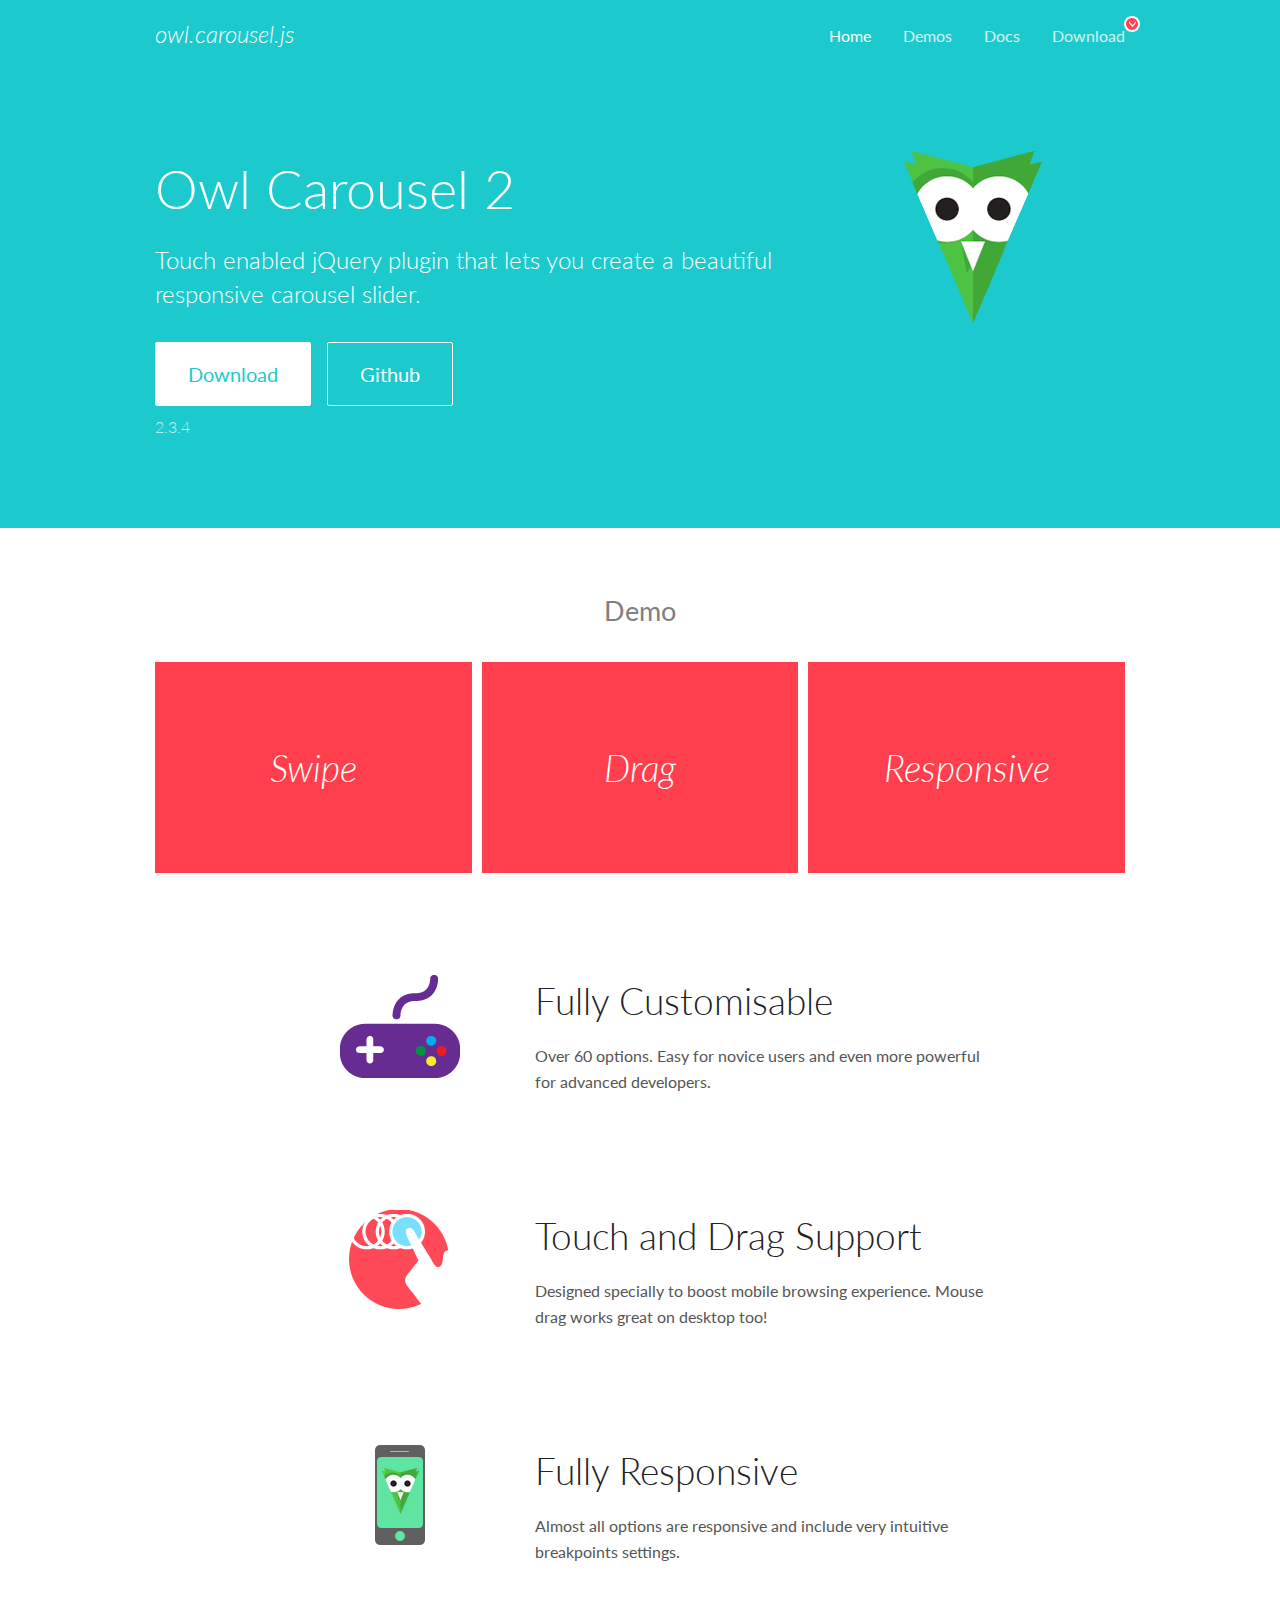
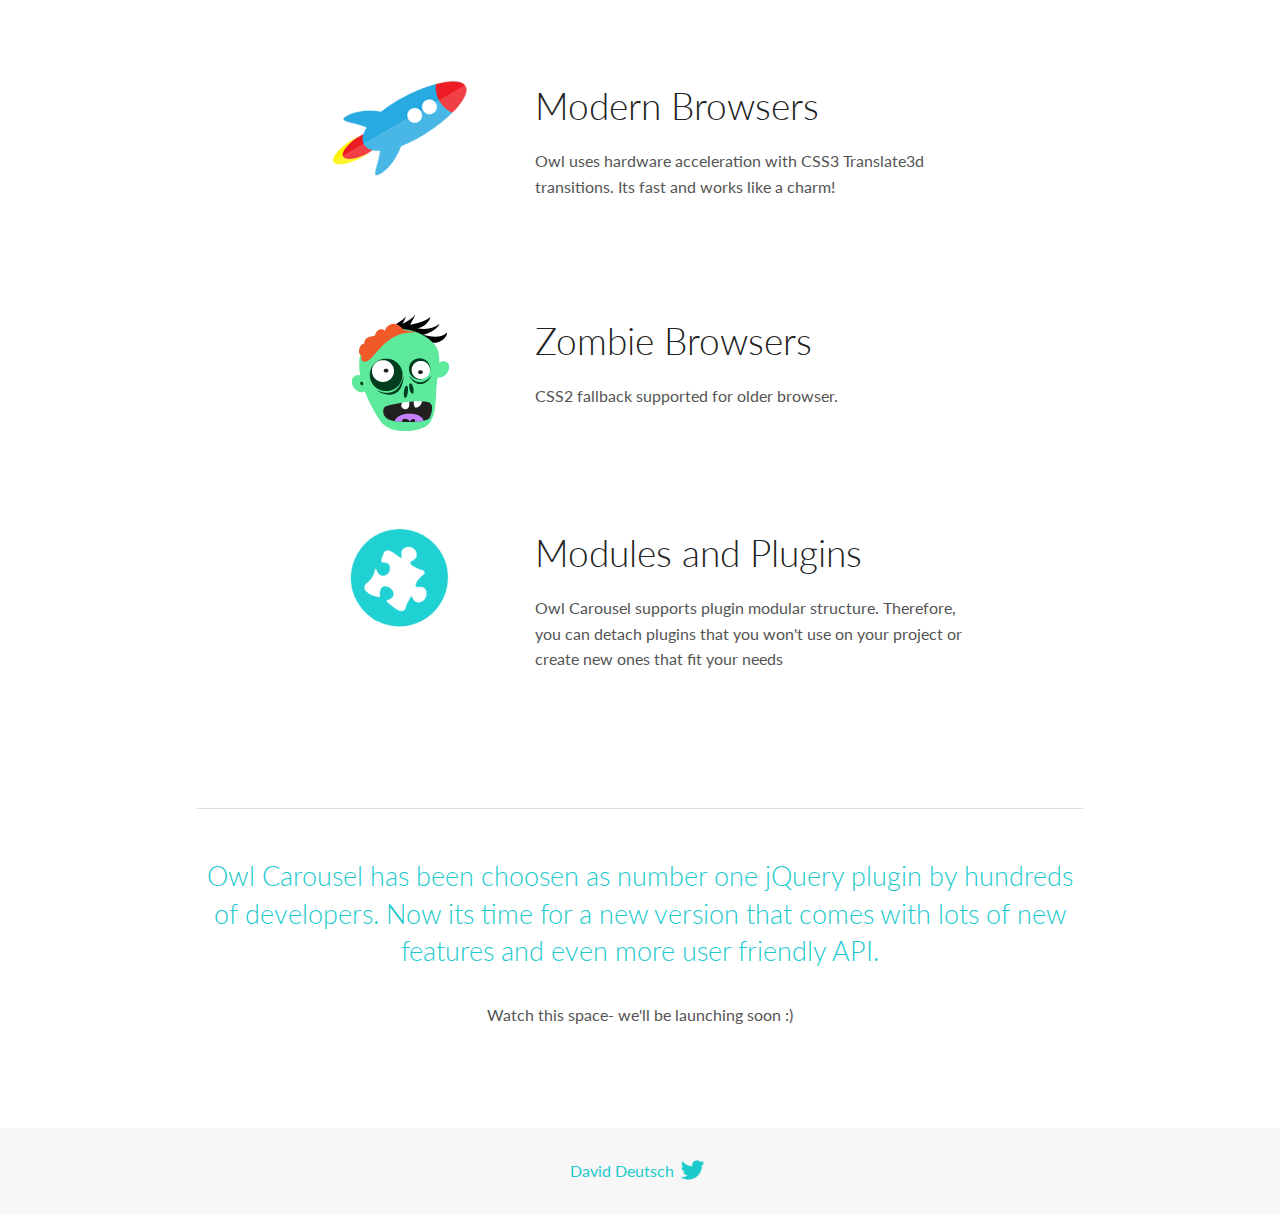
<file: libs/owl-carousel/docs/index.html>
<!DOCTYPE html>
<html lang="en">
  <head>

    <!-- head -->
    <meta charset="utf-8">
    <meta name="msapplication-tap-highlight" content="no" />
    <meta name="viewport" content="width=device-width, initial-scale=1.0" />
    <meta name="description" content="Touch enabled jQuery plugin that lets you create beautiful responsive carousel slider.">
    <meta name="author" content="David Deutsch">
    <title>
      Home | Owl Carousel | 2.3.4
    </title>

    <!-- Stylesheets -->
    <link href='https://fonts.googleapis.com/css?family=Lato:300,400,700,400italic,300italic' rel='stylesheet' type='text/css'>
    <link rel="stylesheet" href="assets/css/docs.theme.min.css">

    <!-- Owl Stylesheets -->
    <link rel="stylesheet" href="assets/owlcarousel/assets/owl.carousel.min.css">
    <link rel="stylesheet" href="assets/owlcarousel/assets/owl.theme.default.min.css">

    <!-- HTML5 shim and Respond.js IE8 support of HTML5 elements and media queries -->

    <!--[if lt IE 9]>
      <script src="https://oss.maxcdn.com/libs/html5shiv/3.7.0/html5shiv.js"></script>
      <script src="https://oss.maxcdn.com/libs/respond.js/1.3.0/respond.min.js"></script>
    <![endif]-->

    <!-- Favicons -->
    <link rel="apple-touch-icon-precomposed" sizes="144x144" href="assets/ico/apple-touch-icon-144-precomposed.png">
    <link rel="shortcut icon" href="assets/ico/favicon.png">
    <link rel="shortcut icon" href="favicon.ico">

    <!-- Yeah i know js should not be in header. Its required for demos.-->

    <!-- javascript -->
    <script src="assets/vendors/jquery.min.js"></script>
    <script src="assets/owlcarousel/owl.carousel.js"></script>
  </head>
  <body>

    <!-- header -->
    <header class="header">
      <div class="row">
        <div class="large-12 columns">
          <div class="brand left">
            <h3>
              <a href="/OwlCarousel2/">owl.carousel.js</a> 
            </h3>
          </div>
          <a id="toggle-nav" class="right">
            <span></span> <span></span> <span></span> 
          </a> 
          <div class="nav-bar">
            <ul class="clearfix">
              <li class="active">
                <a href="/OwlCarousel2/index.html">Home</a> 
              </li>
              <li> <a href="/OwlCarousel2/demos/demos.html">Demos</a>  </li>
              <li> <a href="/OwlCarousel2/docs/started-welcome.html">Docs</a>  </li>
              <li>
                <a href="https://github.com/OwlCarousel2/OwlCarousel2/archive/2.3.4.zip">Download</a> 
                <span class="download"></span> 
              </li>
            </ul>
          </div>
        </div>
      </div>
    </header>

    <!-- home panel -->
    <section id="hero">
      <div class="row">
        <div class="large-8 medium-8 columns">
          <h1>Owl Carousel 2</h1>
          <h4>Touch enabled jQuery plugin that lets you create a beautiful responsive carousel slider.</h4>
          <a href="https://github.com/OwlCarousel2/OwlCarousel2/archive/2.3.4.zip" class="hero-button">Download</a> 
          <a href="https://github.com/OwlCarousel2/OwlCarousel2" class="hero-button outline">Github</a> 
          <p>2.3.4</p>
        </div>
        <div class="large-4 medium-4 columns">
          <img class="owl-logo" src="assets/img/owl-logo.png" alt="mr. Owl">
        </div>
      </div>
    </section>

    <!-- body -->
    <div class="home-demo">
      <div class="row">
        <div class="large-12 columns">
          <h3>Demo</h3>
          <div class="owl-carousel">
            <div class="item">
              <h2>Swipe</h2>
            </div>
            <div class="item">
              <h2>Drag</h2>
            </div>
            <div class="item">
              <h2>Responsive</h2>
            </div>
            <div class="item">
              <h2>CSS3</h2>
            </div>
            <div class="item">
              <h2>Fast</h2>
            </div>
            <div class="item">
              <h2>Easy</h2>
            </div>
            <div class="item">
              <h2>Free</h2>
            </div>
            <div class="item">
              <h2>Upgradable</h2>
            </div>
            <div class="item">
              <h2>Tons of options</h2>
            </div>
            <div class="item">
              <h2>Infinity</h2>
            </div>
            <div class="item">
              <h2>Auto Width</h2>
            </div>
          </div>
        </div>
      </div>
    </div>
    <script>
      var owl = $('.owl-carousel');
      owl.owlCarousel({
        margin: 10,
        loop: true,
        responsive: {
          0: {
            items: 1
          },
          600: {
            items: 2
          },
          1000: {
            items: 3
          }
        }
      })
    </script>

    <!-- features -->
    <div id="features">
      <div class="row">
        <div class="small-12 medium-9 small-centered columns">
          <section class="row feature">
            <div class="medium-4 small-12 columns">
              <img src="assets/img/feature-options.png" alt="">
            </div>
            <div class="medium-8 small-12 columns">
              <h2>Fully Customisable</h2>
              <p>Over 60 options. Easy for novice users and even more powerful for advanced developers.</p>
            </div>
          </section>
          <section class="row feature">
            <div class="medium-4 small-12 columns">
              <img src="assets/img/feature-drag.png" alt="">
            </div>
            <div class="medium-8 small-12 columns">
              <h2>Touch and Drag Support</h2>
              <p>Designed specially to boost mobile browsing experience. Mouse drag works great on desktop too!</p>
            </div>
          </section>
          <section class="row feature">
            <div class="medium-4 small-12 columns">
              <img src="assets/img/feature-responsive.png" alt="">
            </div>
            <div class="medium-8 small-12 columns">
              <h2>Fully Responsive</h2>
              <p>Almost all options are responsive and include very intuitive breakpoints settings.</p>
            </div>
          </section>
          <section class="row feature">
            <div class="medium-4 small-12 columns">
              <img src="assets/img/feature-modern.png" alt="">
            </div>
            <div class="medium-8 small-12 columns">
              <h2>Modern Browsers</h2>
              <p>Owl uses hardware acceleration with CSS3 Translate3d transitions. Its fast and works like a charm! </p>
            </div>
          </section>
          <section class="row feature">
            <div class="medium-4 small-12 columns">
              <img src="assets/img/feature-zombie.png" alt="">
            </div>
            <div class="medium-8 small-12 columns">
              <h2>Zombie Browsers</h2>
              <p>CSS2 fallback supported for older browser.</p>
            </div>
          </section>
          <section class="row feature">
            <div class="medium-4 small-12 columns">
              <img src="assets/img/feature-module.png" alt="">
            </div>
            <div class="medium-8 small-12 columns">
              <h2>Modules and Plugins</h2>
              <p>Owl Carousel supports plugin modular structure. Therefore, you can detach plugins that you won&#x27;t use on your project or create new ones that fit your needs</p>
            </div>
          </section>
        </div>
      </div>
    </div>

    <!-- footer -->
    <section id="teaser-text">
      <div class="row">
        <div class="small-12 medium-11 small-centered columns">
          <hr>
          <h3 id="owl-carousel-has-been-choosen-as-number-one-jquery-plugin-by-hundreds-of-developers-now-its-time-for-a-new-version-that-comes-with-lots-of-new-features-and-even-more-user-friendly-api-">Owl Carousel has been choosen as number one jQuery plugin by hundreds of developers. Now its time for a new version that comes with lots of new features and even more user friendly API.</h3>
          <p>Watch this space- we&#39;ll be launching soon :)</p>
        </div>
      </div>
    </section>

    <!-- footer -->
    <footer class="footer">
      <div class="row">
        <div class="large-12 columns">
          <h5>
            <a href="/OwlCarousel2/docs/support-contact.html">David Deutsch</a> 
            <a id="custom-tweet-button" href="https://twitter.com/share?url=https://github.com/OwlCarousel2/OwlCarousel2&text=Owl Carousel - This is so awesome! " target="_blank"></a> 
          </h5>
        </div>
      </div>
    </footer>

    <!-- vendors -->
    <script src="assets/vendors/highlight.js"></script>
    <script src="assets/js/app.js"></script>
  </body>
</html>
</file>
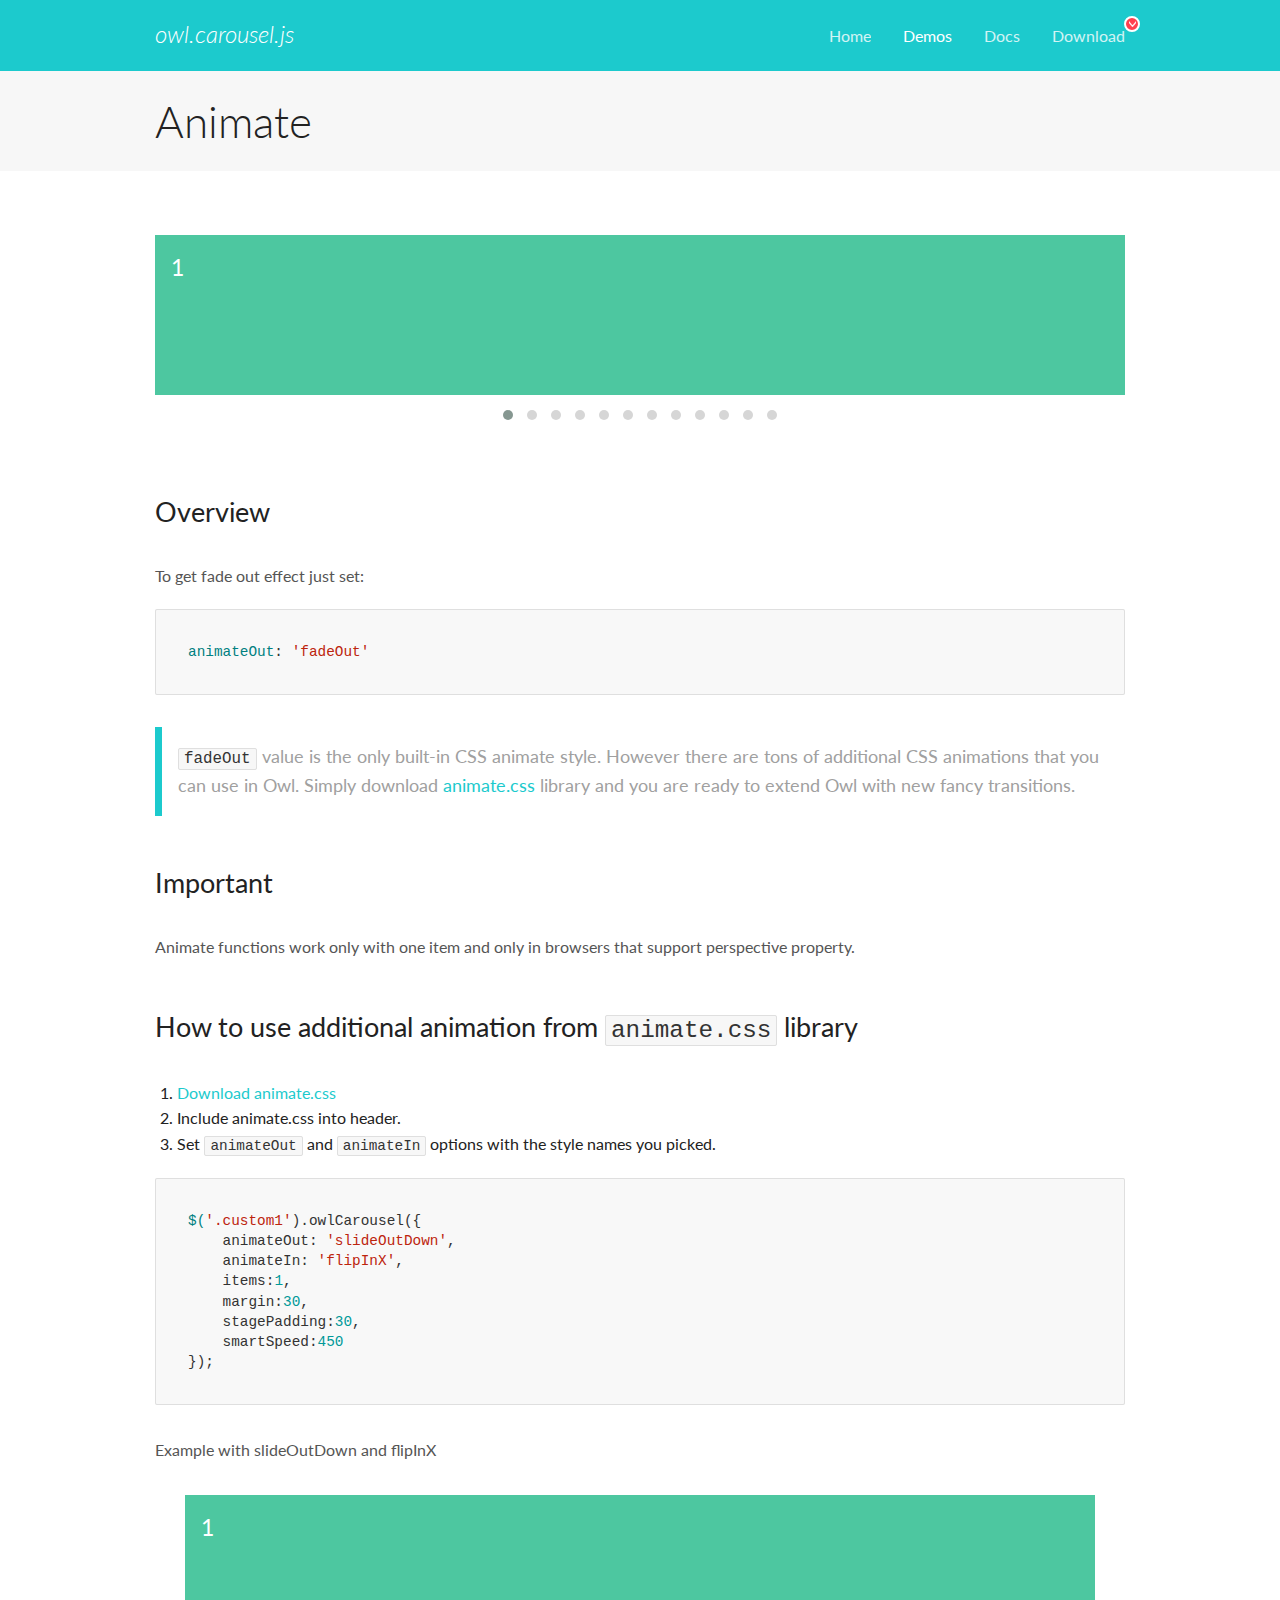
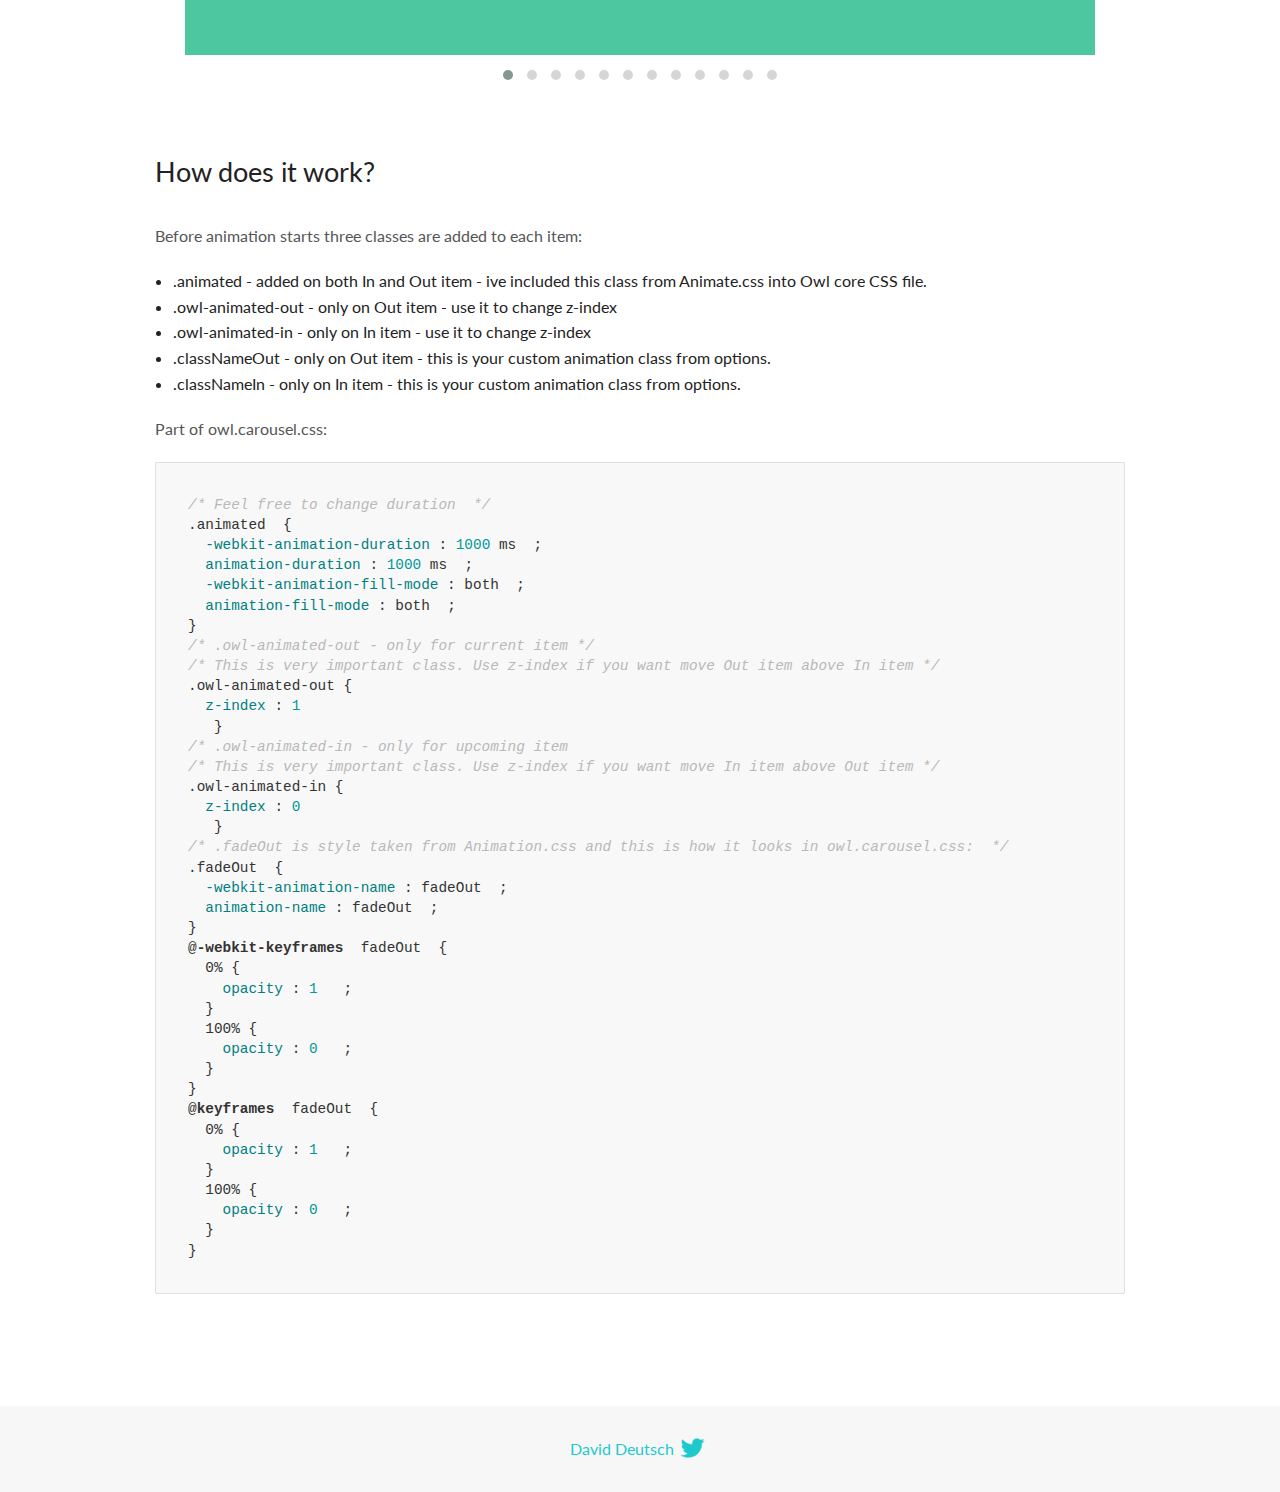
<file: libs/owl-carousel/docs/demos/animate.html>
<!DOCTYPE html>
<html lang="en">
  <head>

    <!-- head -->
    <meta charset="utf-8">
    <meta name="msapplication-tap-highlight" content="no" />
    <meta name="viewport" content="width=device-width, initial-scale=1.0" />
    <meta name="description" content="Animate carousel">
    <meta name="author" content="David Deutsch">
    <title>
      Animate Demo | Owl Carousel | 2.3.4
    </title>

    <!-- Stylesheets -->
    <link href='https://fonts.googleapis.com/css?family=Lato:300,400,700,400italic,300italic' rel='stylesheet' type='text/css'>
    <link rel="stylesheet" href="../assets/css/docs.theme.min.css">

    <!-- Owl Stylesheets -->
    <link rel="stylesheet" href="../assets/owlcarousel/assets/owl.carousel.min.css">
    <link rel="stylesheet" href="../assets/owlcarousel/assets/owl.theme.default.min.css">

    <!-- HTML5 shim and Respond.js IE8 support of HTML5 elements and media queries -->

    <!--[if lt IE 9]>
      <script src="https://oss.maxcdn.com/libs/html5shiv/3.7.0/html5shiv.js"></script>
      <script src="https://oss.maxcdn.com/libs/respond.js/1.3.0/respond.min.js"></script>
    <![endif]-->

    <!-- Favicons -->
    <link rel="apple-touch-icon-precomposed" sizes="144x144" href="../assets/ico/apple-touch-icon-144-precomposed.png">
    <link rel="shortcut icon" href="../assets/ico/favicon.png">
    <link rel="shortcut icon" href="favicon.ico">

    <!-- Yeah i know js should not be in header. Its required for demos.-->

    <!-- javascript -->
    <script src="../assets/vendors/jquery.min.js"></script>
    <script src="../assets/owlcarousel/owl.carousel.js"></script>
  </head>
  <body>

    <!-- header -->
    <header class="header">
      <div class="row">
        <div class="large-12 columns">
          <div class="brand left">
            <h3>
              <a href="/OwlCarousel2/">owl.carousel.js</a> 
            </h3>
          </div>
          <a id="toggle-nav" class="right">
            <span></span> <span></span> <span></span> 
          </a> 
          <div class="nav-bar">
            <ul class="clearfix">
              <li> <a href="/OwlCarousel2/index.html">Home</a>  </li>
              <li class="active">
                <a href="/OwlCarousel2/demos/demos.html">Demos</a> 
              </li>
              <li> <a href="/OwlCarousel2/docs/started-welcome.html">Docs</a>  </li>
              <li>
                <a href="https://github.com/OwlCarousel2/OwlCarousel2/archive/2.3.4.zip">Download</a> 
                <span class="download"></span> 
              </li>
            </ul>
          </div>
        </div>
      </div>
    </header>

    <!-- title -->
    <section class="title">
      <div class="row">
        <div class="large-12 columns">
          <h1>Animate</h1>
        </div>
      </div>
    </section>

    <!--  Demos -->
    <section id="demos">
      <div class="row">
        <div class="large-12 columns">
          <div class="fadeOut owl-carousel owl-theme">
            <div class="item">
              <h4>1</h4>
            </div>
            <div class="item">
              <h4>2</h4>
            </div>
            <div class="item">
              <h4>3</h4>
            </div>
            <div class="item">
              <h4>4</h4>
            </div>
            <div class="item">
              <h4>5</h4>
            </div>
            <div class="item">
              <h4>6</h4>
            </div>
            <div class="item">
              <h4>7</h4>
            </div>
            <div class="item">
              <h4>8</h4>
            </div>
            <div class="item">
              <h4>9</h4>
            </div>
            <div class="item">
              <h4>10</h4>
            </div>
            <div class="item">
              <h4>11</h4>
            </div>
            <div class="item">
              <h4>12</h4>
            </div>
          </div>
          <h3 id="overview">Overview</h3>
          <p>To get fade out effect just set:</p>
          <pre><code>animateOut: &#39;fadeOut&#39;</code></pre>
          <blockquote>
            <p><code>fadeOut</code> value is the only built-in CSS animate style. However there are tons of additional CSS animations that you can use in Owl. Simply download
              <a href="https://daneden.github.io/animate.css/">animate.css</a>  library and you are ready to extend Owl with new fancy transitions.</p>
          </blockquote>
          <h3 id="important">Important</h3>
          <p>Animate functions work only with one item and only in browsers that support perspective property.</p>
          <h3 id="how-to-use-additional-animation-from-animate-css-library">How to use additional animation from <code>animate.css</code> library</h3>
          <ol>
            <li> <a href="https://daneden.github.io/animate.css/">Download animate.css</a>  </li>
            <li>Include animate.css into header.</li>
            <li>Set <code>animateOut</code> and <code>animateIn</code> options with the style names you picked.</li>
          </ol>
          <pre><code>$(&#39;.custom1&#39;).owlCarousel({
    animateOut: &#39;slideOutDown&#39;,
    animateIn: &#39;flipInX&#39;,
    items:1,
    margin:30,
    stagePadding:30,
    smartSpeed:450
});</code></pre>
          <p>Example with slideOutDown and flipInX</p>
          <div class="custom1 owl-carousel owl-theme">
            <div class="item">
              <h4>1</h4>
            </div>
            <div class="item">
              <h4>2</h4>
            </div>
            <div class="item">
              <h4>3</h4>
            </div>
            <div class="item">
              <h4>4</h4>
            </div>
            <div class="item">
              <h4>5</h4>
            </div>
            <div class="item">
              <h4>6</h4>
            </div>
            <div class="item">
              <h4>7</h4>
            </div>
            <div class="item">
              <h4>8</h4>
            </div>
            <div class="item">
              <h4>9</h4>
            </div>
            <div class="item">
              <h4>10</h4>
            </div>
            <div class="item">
              <h4>11</h4>
            </div>
            <div class="item">
              <h4>12</h4>
            </div>
          </div>
          <h3 id="how-does-it-work-">How does it work?</h3>
          <p>Before animation starts three classes are added to each item:</p>
          <ul>
            <li>.animated - added on both In and Out item - ive included this class from Animate.css into Owl core CSS file.</li>
            <li>.owl-animated-out - only on Out item - use it to change z-index</li>
            <li>.owl-animated-in - only on In item - use it to change z-index</li>
            <li>.classNameOut - only on Out item - this is your custom animation class from options.</li>
            <li>.classNameIn - only on In item - this is your custom animation class from options.</li>
          </ul>
          <p>Part of owl.carousel.css:</p>
          <pre><code class="language-css"><span class="comment">/* Feel free to change duration  */</span> 
<span class="class">.animated</span>  <span class="rules">{
  <span class="rule"><span class="attribute">-webkit-animation-duration</span> :<span class="value"> <span class="number">1000</span> ms</span> </span> ;
  <span class="rule"><span class="attribute">animation-duration</span> :<span class="value"> <span class="number">1000</span> ms</span> </span> ;
  <span class="rule"><span class="attribute">-webkit-animation-fill-mode</span> :<span class="value"> both</span> </span> ;
  <span class="rule"><span class="attribute">animation-fill-mode</span> :<span class="value"> both</span> </span> ;
<span class="rule">}</span> </span> 
<span class="comment">/* .owl-animated-out - only for current item */</span> 
<span class="comment">/* This is very important class. Use z-index if you want move Out item above In item */</span> 
<span class="class">.owl-animated-out</span> <span class="rules">{
  <span class="rule"><span class="attribute">z-index</span> :<span class="value"> <span class="number">1</span> 
</span> </span> </span> }
<span class="comment">/* .owl-animated-in - only for upcoming item
/* This is very important class. Use z-index if you want move In item above Out item */</span> 
<span class="class">.owl-animated-in</span> <span class="rules">{
  <span class="rule"><span class="attribute">z-index</span> :<span class="value"> <span class="number">0</span> 
</span> </span> </span> }
<span class="comment">/* .fadeOut is style taken from Animation.css and this is how it looks in owl.carousel.css:  */</span> 
<span class="class">.fadeOut</span>  <span class="rules">{
  <span class="rule"><span class="attribute">-webkit-animation-name</span> :<span class="value"> fadeOut</span> </span> ;
  <span class="rule"><span class="attribute">animation-name</span> :<span class="value"> fadeOut</span> </span> ;
<span class="rule">}</span> </span> 
<span class="at_rule">@<span class="keyword">-webkit-keyframes</span>  fadeOut </span> {
  0% <span class="rules">{
    <span class="rule"><span class="attribute">opacity</span> :<span class="value"> <span class="number">1</span> </span> </span> ;
  <span class="rule">}</span> </span> 
  100% <span class="rules">{
    <span class="rule"><span class="attribute">opacity</span> :<span class="value"> <span class="number">0</span> </span> </span> ;
  <span class="rule">}</span> </span> 
}
<span class="at_rule">@<span class="keyword">keyframes</span>  fadeOut </span> {
  0% <span class="rules">{
    <span class="rule"><span class="attribute">opacity</span> :<span class="value"> <span class="number">1</span> </span> </span> ;
  <span class="rule">}</span> </span> 
  100% <span class="rules">{
    <span class="rule"><span class="attribute">opacity</span> :<span class="value"> <span class="number">0</span> </span> </span> ;
  <span class="rule">}</span> </span> 
}</code></pre>
          <link rel="stylesheet" href="../assets/css/animate.css">
          <script>
            jQuery(document).ready(function($) {
              $('.fadeOut').owlCarousel({
                items: 1,
                animateOut: 'fadeOut',
                loop: true,
                margin: 10,
              });
              $('.custom1').owlCarousel({
                animateOut: 'slideOutDown',
                animateIn: 'flipInX',
                items: 1,
                margin: 30,
                stagePadding: 30,
                smartSpeed: 450
              });
            });
          </script>
        </div>
      </div>
    </section>

    <!-- footer -->
    <footer class="footer">
      <div class="row">
        <div class="large-12 columns">
          <h5>
            <a href="/OwlCarousel2/docs/support-contact.html">David Deutsch</a> 
            <a id="custom-tweet-button" href="https://twitter.com/share?url=https://github.com/OwlCarousel2/OwlCarousel2&text=Owl Carousel - This is so awesome! " target="_blank"></a> 
          </h5>
        </div>
      </div>
    </footer>

    <!-- vendors -->
    <script src="../assets/vendors/highlight.js"></script>
    <script src="../assets/js/app.js"></script>
  </body>
</html>
</file>
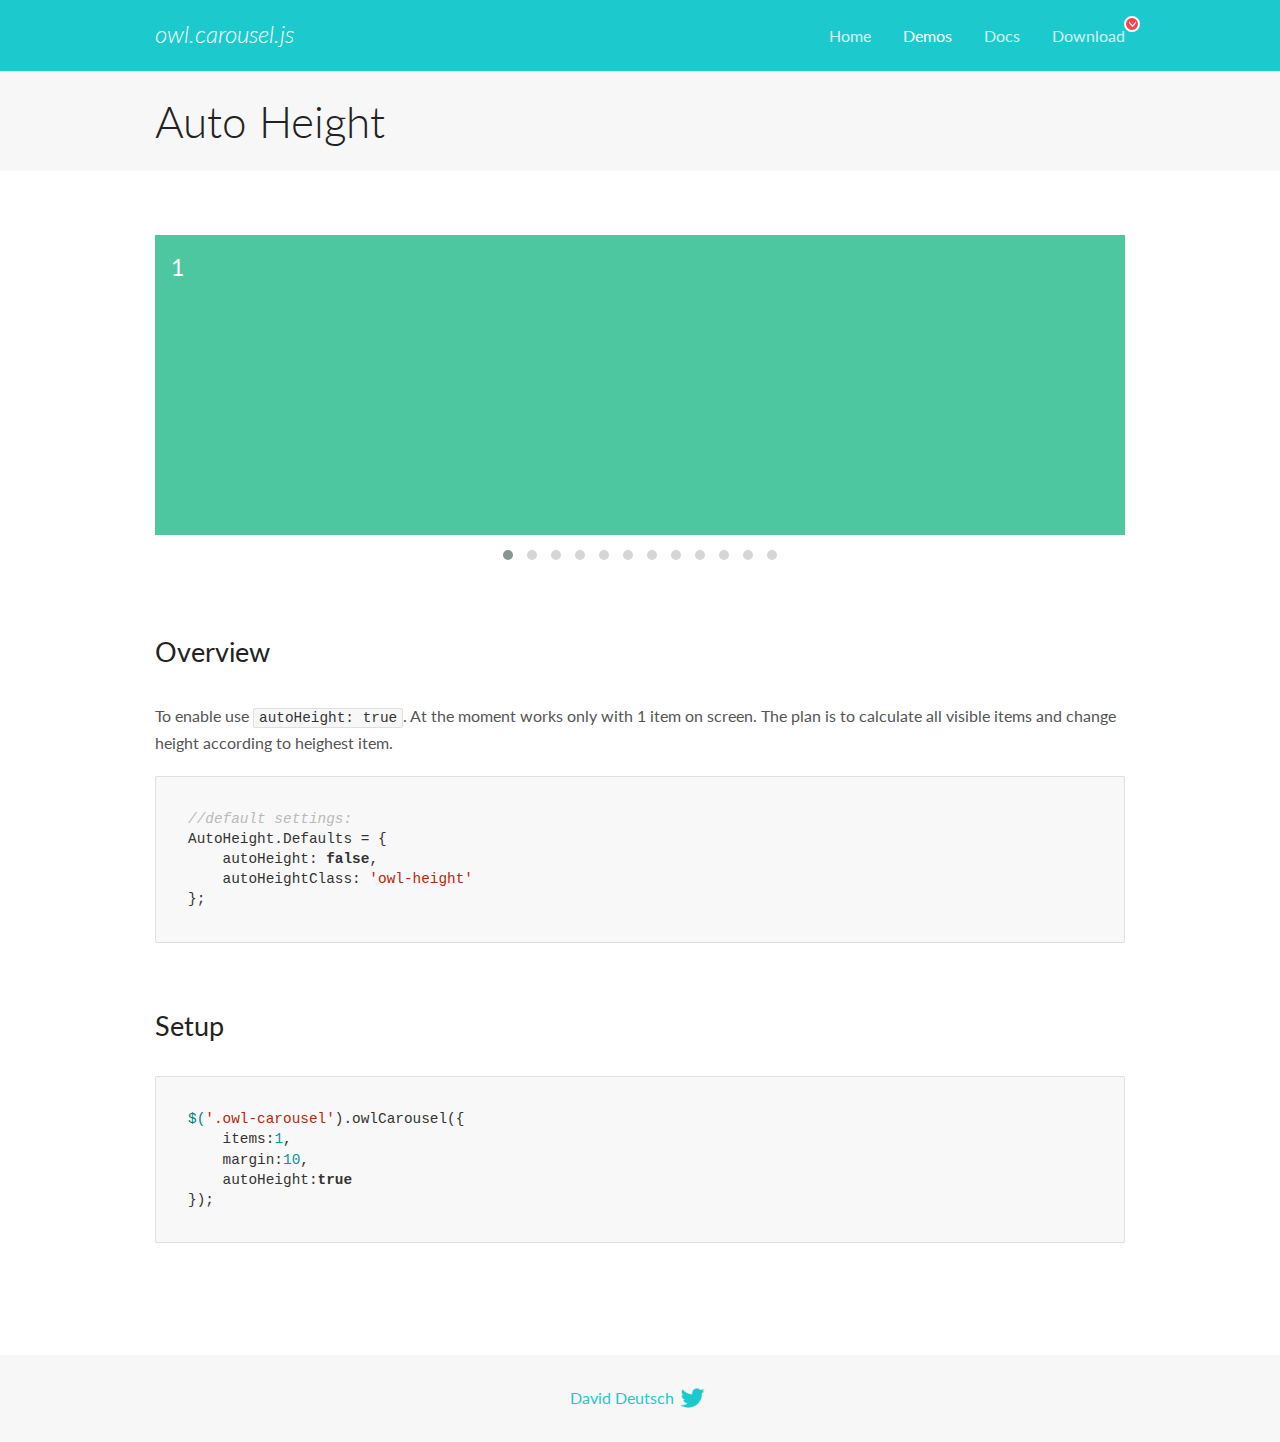
<file: libs/owl-carousel/docs/demos/autoheight.html>
<!DOCTYPE html>
<html lang="en">
  <head>

    <!-- head -->
    <meta charset="utf-8">
    <meta name="msapplication-tap-highlight" content="no" />
    <meta name="viewport" content="width=device-width, initial-scale=1.0" />
    <meta name="description" content="autoHeight usage demo">
    <meta name="author" content="David Deutsch">
    <title>
      Auto Height Demo | Owl Carousel | 2.3.4
    </title>

    <!-- Stylesheets -->
    <link href='https://fonts.googleapis.com/css?family=Lato:300,400,700,400italic,300italic' rel='stylesheet' type='text/css'>
    <link rel="stylesheet" href="../assets/css/docs.theme.min.css">

    <!-- Owl Stylesheets -->
    <link rel="stylesheet" href="../assets/owlcarousel/assets/owl.carousel.min.css">
    <link rel="stylesheet" href="../assets/owlcarousel/assets/owl.theme.default.min.css">

    <!-- HTML5 shim and Respond.js IE8 support of HTML5 elements and media queries -->

    <!--[if lt IE 9]>
      <script src="https://oss.maxcdn.com/libs/html5shiv/3.7.0/html5shiv.js"></script>
      <script src="https://oss.maxcdn.com/libs/respond.js/1.3.0/respond.min.js"></script>
    <![endif]-->

    <!-- Favicons -->
    <link rel="apple-touch-icon-precomposed" sizes="144x144" href="../assets/ico/apple-touch-icon-144-precomposed.png">
    <link rel="shortcut icon" href="../assets/ico/favicon.png">
    <link rel="shortcut icon" href="favicon.ico">

    <!-- Yeah i know js should not be in header. Its required for demos.-->

    <!-- javascript -->
    <script src="../assets/vendors/jquery.min.js"></script>
    <script src="../assets/owlcarousel/owl.carousel.js"></script>
  </head>
  <body>

    <!-- header -->
    <header class="header">
      <div class="row">
        <div class="large-12 columns">
          <div class="brand left">
            <h3>
              <a href="/OwlCarousel2/">owl.carousel.js</a> 
            </h3>
          </div>
          <a id="toggle-nav" class="right">
            <span></span> <span></span> <span></span> 
          </a> 
          <div class="nav-bar">
            <ul class="clearfix">
              <li> <a href="/OwlCarousel2/index.html">Home</a>  </li>
              <li class="active">
                <a href="/OwlCarousel2/demos/demos.html">Demos</a> 
              </li>
              <li> <a href="/OwlCarousel2/docs/started-welcome.html">Docs</a>  </li>
              <li>
                <a href="https://github.com/OwlCarousel2/OwlCarousel2/archive/2.3.4.zip">Download</a> 
                <span class="download"></span> 
              </li>
            </ul>
          </div>
        </div>
      </div>
    </header>

    <!-- title -->
    <section class="title">
      <div class="row">
        <div class="large-12 columns">
          <h1>Auto Height</h1>
        </div>
      </div>
    </section>

    <!--  Demos -->
    <section id="demos">
      <div class="row">
        <div class="large-12 columns">
          <div class="owl-carousel owl-theme">
            <div class="item" style="height:300px">
              <h4>1</h4>
            </div>
            <div class="item" style="height:100px">
              <h4>2</h4>
            </div>
            <div class="item" style="height:500px">
              <h4>3</h4>
            </div>
            <div class="item" style="height:250px">
              <h4>4</h4>
            </div>
            <div class="item" style="height:400px">
              <h4>5</h4>
            </div>
            <div class="item" style="height:500px">
              <h4>6</h4>
            </div>
            <div class="item" style="height:600px">
              <h4>7</h4>
            </div>
            <div class="item" style="height:400px">
              <h4>8</h4>
            </div>
            <div class="item" style="height:300px">
              <h4>9</h4>
            </div>
            <div class="item" style="height:350px">
              <h4>10</h4>
            </div>
            <div class="item" style="height:200px">
              <h4>11</h4>
            </div>
            <div class="item" style="height:150px">
              <h4>12</h4>
            </div>
          </div>
          <h3 id="overview">Overview</h3>
          <p>To enable use <code>autoHeight: true</code>. At the moment works only with 1 item on screen. The plan is to calculate all visible items and change height according to heighest item.</p>
          <pre><code>//default settings:
AutoHeight.Defaults = {
    autoHeight: false,
    autoHeightClass: &#39;owl-height&#39;
};</code></pre>
          <h3 id="setup">Setup</h3>
          <pre><code>$(&#39;.owl-carousel&#39;).owlCarousel({
    items:1,
    margin:10,
    autoHeight:true
});</code></pre>
          <script>
            $(document).ready(function() {
              $('.owl-carousel').owlCarousel({
                items: 1,
                margin: 10,
                autoHeight: true
              });
            })
          </script>
        </div>
      </div>
    </section>

    <!-- footer -->
    <footer class="footer">
      <div class="row">
        <div class="large-12 columns">
          <h5>
            <a href="/OwlCarousel2/docs/support-contact.html">David Deutsch</a> 
            <a id="custom-tweet-button" href="https://twitter.com/share?url=https://github.com/OwlCarousel2/OwlCarousel2&text=Owl Carousel - This is so awesome! " target="_blank"></a> 
          </h5>
        </div>
      </div>
    </footer>

    <!-- vendors -->
    <script src="../assets/vendors/highlight.js"></script>
    <script src="../assets/js/app.js"></script>
  </body>
</html>
</file>
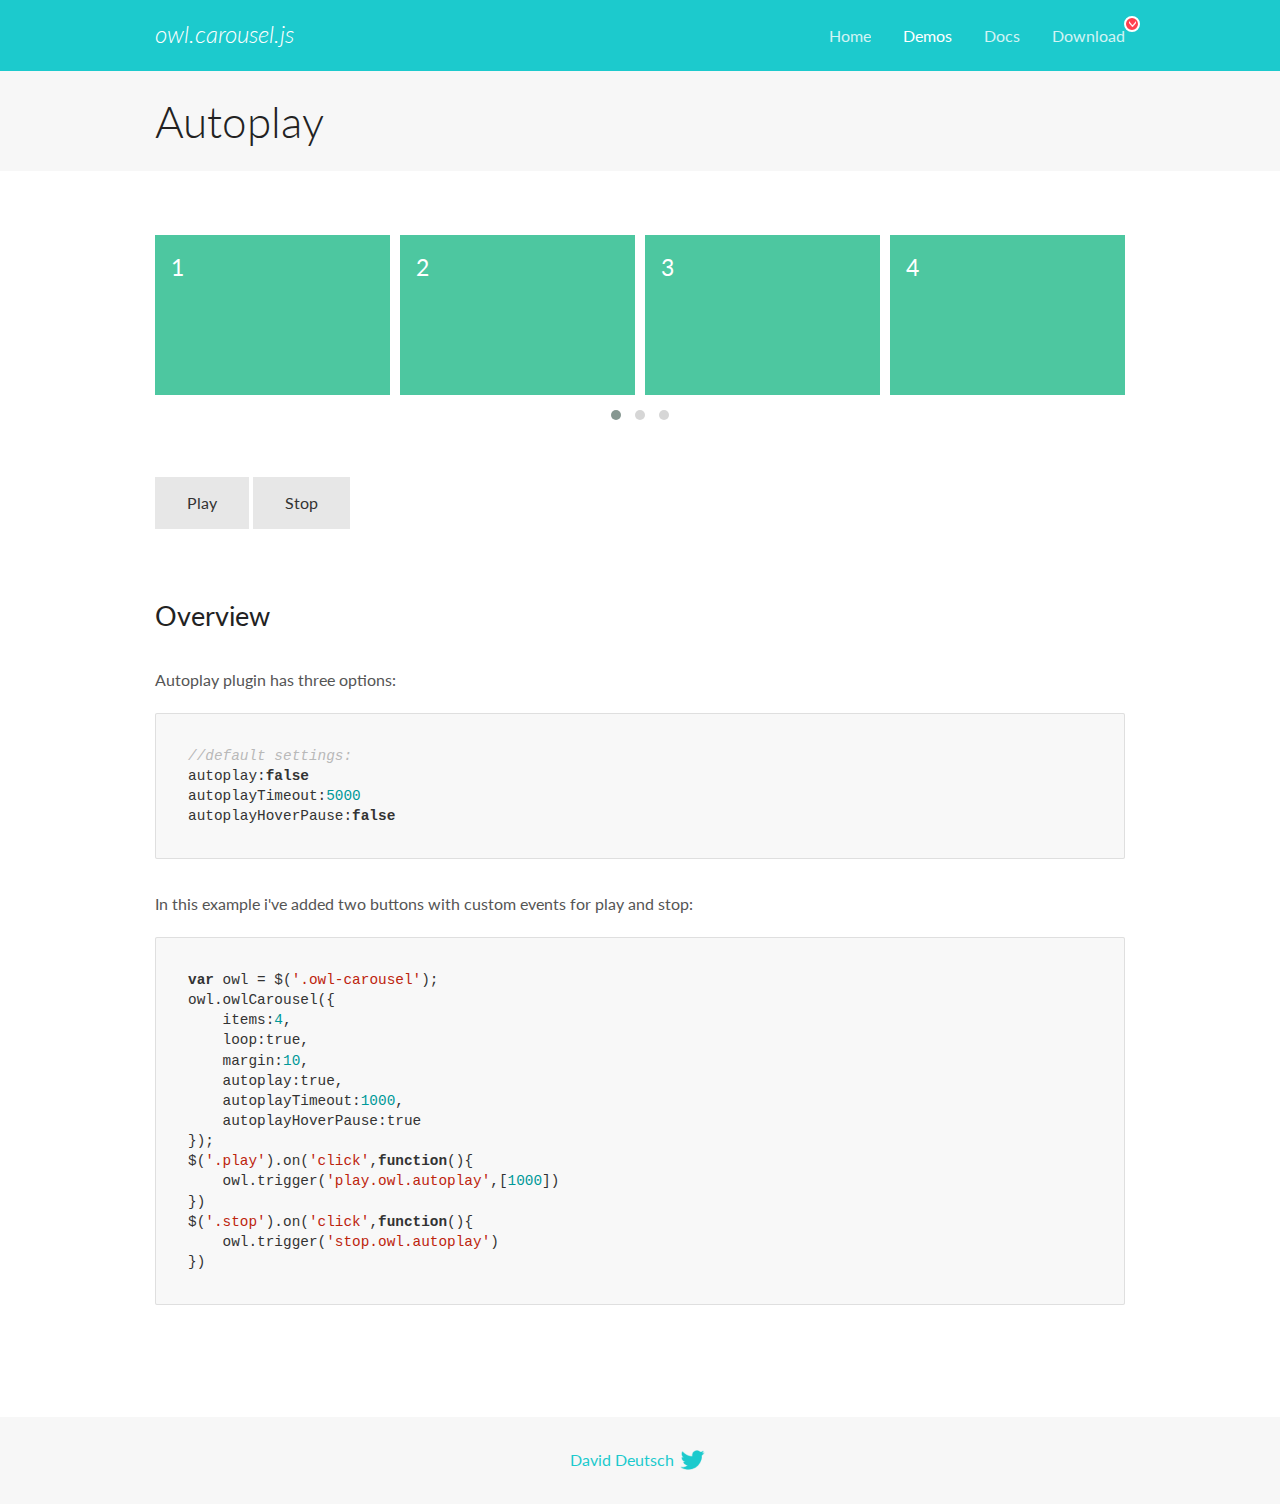
<file: libs/owl-carousel/docs/demos/autoplay.html>
<!DOCTYPE html>
<html lang="en">
  <head>

    <!-- head -->
    <meta charset="utf-8">
    <meta name="msapplication-tap-highlight" content="no" />
    <meta name="viewport" content="width=device-width, initial-scale=1.0" />
    <meta name="description" content="Autoplay usage demo">
    <meta name="author" content="David Deutsch">
    <title>
      Autoplay Demo | Owl Carousel | 2.3.4
    </title>

    <!-- Stylesheets -->
    <link href='https://fonts.googleapis.com/css?family=Lato:300,400,700,400italic,300italic' rel='stylesheet' type='text/css'>
    <link rel="stylesheet" href="../assets/css/docs.theme.min.css">

    <!-- Owl Stylesheets -->
    <link rel="stylesheet" href="../assets/owlcarousel/assets/owl.carousel.min.css">
    <link rel="stylesheet" href="../assets/owlcarousel/assets/owl.theme.default.min.css">

    <!-- HTML5 shim and Respond.js IE8 support of HTML5 elements and media queries -->

    <!--[if lt IE 9]>
      <script src="https://oss.maxcdn.com/libs/html5shiv/3.7.0/html5shiv.js"></script>
      <script src="https://oss.maxcdn.com/libs/respond.js/1.3.0/respond.min.js"></script>
    <![endif]-->

    <!-- Favicons -->
    <link rel="apple-touch-icon-precomposed" sizes="144x144" href="../assets/ico/apple-touch-icon-144-precomposed.png">
    <link rel="shortcut icon" href="../assets/ico/favicon.png">
    <link rel="shortcut icon" href="favicon.ico">

    <!-- Yeah i know js should not be in header. Its required for demos.-->

    <!-- javascript -->
    <script src="../assets/vendors/jquery.min.js"></script>
    <script src="../assets/owlcarousel/owl.carousel.js"></script>
  </head>
  <body>

    <!-- header -->
    <header class="header">
      <div class="row">
        <div class="large-12 columns">
          <div class="brand left">
            <h3>
              <a href="/OwlCarousel2/">owl.carousel.js</a> 
            </h3>
          </div>
          <a id="toggle-nav" class="right">
            <span></span> <span></span> <span></span> 
          </a> 
          <div class="nav-bar">
            <ul class="clearfix">
              <li> <a href="/OwlCarousel2/index.html">Home</a>  </li>
              <li class="active">
                <a href="/OwlCarousel2/demos/demos.html">Demos</a> 
              </li>
              <li> <a href="/OwlCarousel2/docs/started-welcome.html">Docs</a>  </li>
              <li>
                <a href="https://github.com/OwlCarousel2/OwlCarousel2/archive/2.3.4.zip">Download</a> 
                <span class="download"></span> 
              </li>
            </ul>
          </div>
        </div>
      </div>
    </header>

    <!-- title -->
    <section class="title">
      <div class="row">
        <div class="large-12 columns">
          <h1>Autoplay</h1>
        </div>
      </div>
    </section>

    <!--  Demos -->
    <section id="demos">
      <div class="row">
        <div class="large-12 columns">
          <div class="owl-carousel owl-theme">
            <div class="item">
              <h4>1</h4>
            </div>
            <div class="item">
              <h4>2</h4>
            </div>
            <div class="item">
              <h4>3</h4>
            </div>
            <div class="item">
              <h4>4</h4>
            </div>
            <div class="item">
              <h4>5</h4>
            </div>
            <div class="item">
              <h4>6</h4>
            </div>
            <div class="item">
              <h4>7</h4>
            </div>
            <div class="item">
              <h4>8</h4>
            </div>
            <div class="item">
              <h4>9</h4>
            </div>
            <div class="item">
              <h4>10</h4>
            </div>
            <div class="item">
              <h4>11</h4>
            </div>
            <div class="item">
              <h4>12</h4>
            </div>
          </div>
          <a class="button secondary play">Play</a> 
          <a class="button secondary stop">Stop</a> 
          <h3 id="overview">Overview</h3>
          <p>Autoplay plugin has three options:</p>
          <pre><code>//default settings:
autoplay:false
autoplayTimeout:5000
autoplayHoverPause:false</code></pre>
          <p>In this example i&#39;ve added two buttons with custom events for play and stop:</p>
          <pre><code>var owl = $(&#39;.owl-carousel&#39;);
owl.owlCarousel({
    items:4,
    loop:true,
    margin:10,
    autoplay:true,
    autoplayTimeout:1000,
    autoplayHoverPause:true
});
$(&#39;.play&#39;).on(&#39;click&#39;,function(){
    owl.trigger(&#39;play.owl.autoplay&#39;,[1000])
})
$(&#39;.stop&#39;).on(&#39;click&#39;,function(){
    owl.trigger(&#39;stop.owl.autoplay&#39;)
})</code></pre>
          <script>
            $(document).ready(function() {
              var owl = $('.owl-carousel');
              owl.owlCarousel({
                items: 4,
                loop: true,
                margin: 10,
                autoplay: true,
                autoplayTimeout: 1000,
                autoplayHoverPause: true
              });
              $('.play').on('click', function() {
                owl.trigger('play.owl.autoplay', [1000])
              })
              $('.stop').on('click', function() {
                owl.trigger('stop.owl.autoplay')
              })
            })
          </script>
        </div>
      </div>
    </section>

    <!-- footer -->
    <footer class="footer">
      <div class="row">
        <div class="large-12 columns">
          <h5>
            <a href="/OwlCarousel2/docs/support-contact.html">David Deutsch</a> 
            <a id="custom-tweet-button" href="https://twitter.com/share?url=https://github.com/OwlCarousel2/OwlCarousel2&text=Owl Carousel - This is so awesome! " target="_blank"></a> 
          </h5>
        </div>
      </div>
    </footer>

    <!-- vendors -->
    <script src="../assets/vendors/highlight.js"></script>
    <script src="../assets/js/app.js"></script>
  </body>
</html>
</file>
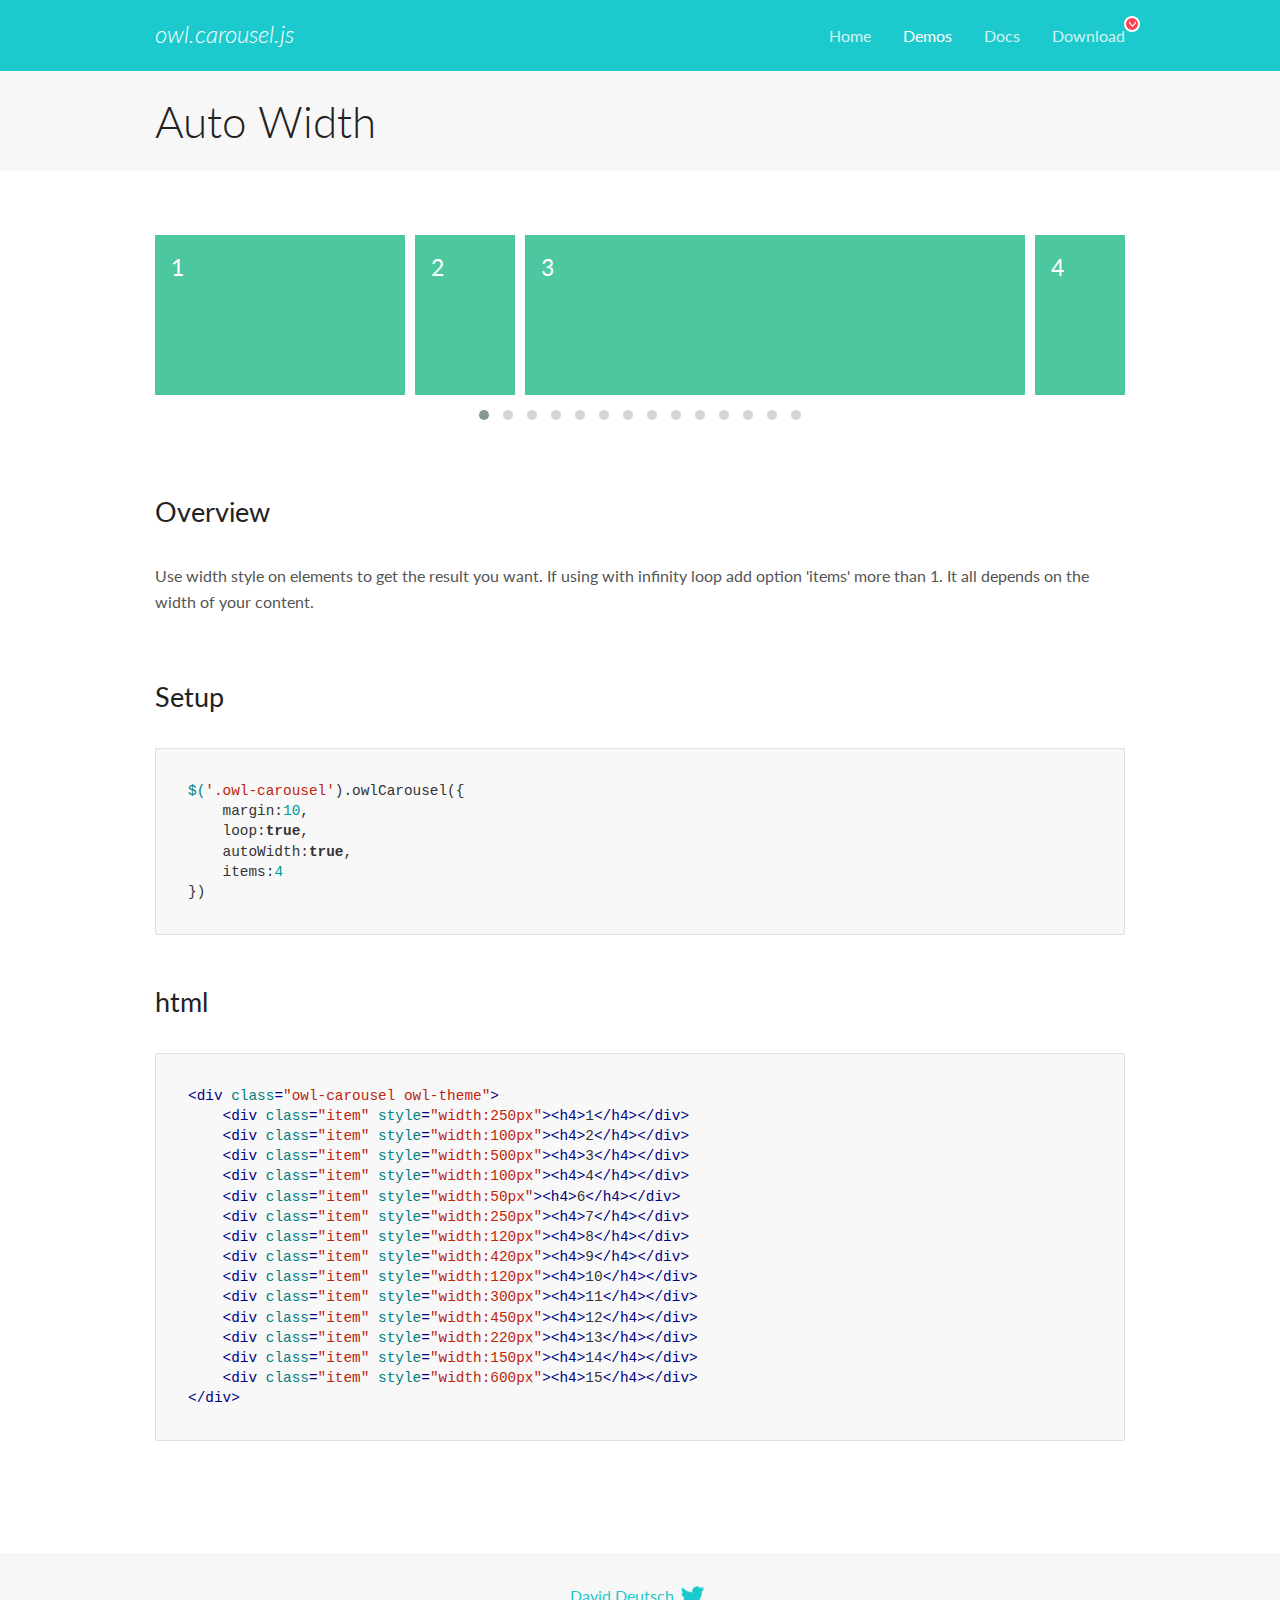
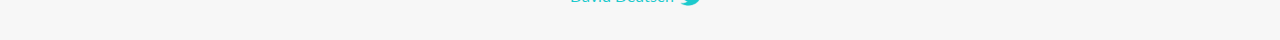
<file: libs/owl-carousel/docs/demos/autowidth.html>
<!DOCTYPE html>
<html lang="en">
  <head>

    <!-- head -->
    <meta charset="utf-8">
    <meta name="msapplication-tap-highlight" content="no" />
    <meta name="viewport" content="width=device-width, initial-scale=1.0" />
    <meta name="description" content="Auto Width">
    <meta name="author" content="David Deutsch">
    <title>
      Auto Width Demo | Owl Carousel | 2.3.4
    </title>

    <!-- Stylesheets -->
    <link href='https://fonts.googleapis.com/css?family=Lato:300,400,700,400italic,300italic' rel='stylesheet' type='text/css'>
    <link rel="stylesheet" href="../assets/css/docs.theme.min.css">

    <!-- Owl Stylesheets -->
    <link rel="stylesheet" href="../assets/owlcarousel/assets/owl.carousel.min.css">
    <link rel="stylesheet" href="../assets/owlcarousel/assets/owl.theme.default.min.css">

    <!-- HTML5 shim and Respond.js IE8 support of HTML5 elements and media queries -->

    <!--[if lt IE 9]>
      <script src="https://oss.maxcdn.com/libs/html5shiv/3.7.0/html5shiv.js"></script>
      <script src="https://oss.maxcdn.com/libs/respond.js/1.3.0/respond.min.js"></script>
    <![endif]-->

    <!-- Favicons -->
    <link rel="apple-touch-icon-precomposed" sizes="144x144" href="../assets/ico/apple-touch-icon-144-precomposed.png">
    <link rel="shortcut icon" href="../assets/ico/favicon.png">
    <link rel="shortcut icon" href="favicon.ico">

    <!-- Yeah i know js should not be in header. Its required for demos.-->

    <!-- javascript -->
    <script src="../assets/vendors/jquery.min.js"></script>
    <script src="../assets/owlcarousel/owl.carousel.js"></script>
  </head>
  <body>

    <!-- header -->
    <header class="header">
      <div class="row">
        <div class="large-12 columns">
          <div class="brand left">
            <h3>
              <a href="/OwlCarousel2/">owl.carousel.js</a> 
            </h3>
          </div>
          <a id="toggle-nav" class="right">
            <span></span> <span></span> <span></span> 
          </a> 
          <div class="nav-bar">
            <ul class="clearfix">
              <li> <a href="/OwlCarousel2/index.html">Home</a>  </li>
              <li class="active">
                <a href="/OwlCarousel2/demos/demos.html">Demos</a> 
              </li>
              <li> <a href="/OwlCarousel2/docs/started-welcome.html">Docs</a>  </li>
              <li>
                <a href="https://github.com/OwlCarousel2/OwlCarousel2/archive/2.3.4.zip">Download</a> 
                <span class="download"></span> 
              </li>
            </ul>
          </div>
        </div>
      </div>
    </header>

    <!-- title -->
    <section class="title">
      <div class="row">
        <div class="large-12 columns">
          <h1>Auto Width</h1>
        </div>
      </div>
    </section>

    <!--  Demos -->
    <section id="demos">
      <div class="row">
        <div class="large-12 columns">
          <div class="owl-carousel owl-theme">
            <div class="item" style="width:250px">
              <h4>1</h4>
            </div>
            <div class="item" style="width:100px">
              <h4>2</h4>
            </div>
            <div class="item" style="width:500px">
              <h4>3</h4>
            </div>
            <div class="item" style="width:100px">
              <h4>4</h4>
            </div>
            <div class="item" style="width:50px">
              <h4>6</h4>
            </div>
            <div class="item" style="width:250px">
              <h4>7</h4>
            </div>
            <div class="item" style="width:120px">
              <h4>8</h4>
            </div>
            <div class="item" style="width:420px">
              <h4>9</h4>
            </div>
            <div class="item" style="width:120px">
              <h4>10</h4>
            </div>
            <div class="item" style="width:300px">
              <h4>11</h4>
            </div>
            <div class="item" style="width:450px">
              <h4>12</h4>
            </div>
            <div class="item" style="width:220px">
              <h4>13</h4>
            </div>
            <div class="item" style="width:150px">
              <h4>14</h4>
            </div>
            <div class="item" style="width:600px">
              <h4>15</h4>
            </div>
          </div>
          <h3 id="overview">Overview</h3>
          <p>Use width style on elements to get the result you want. If using with infinity loop add option &#39;items&#39; more than 1. It all depends on the width of your content.</p>
          <h3 id="setup">Setup</h3>
          <pre><code>$(&#39;.owl-carousel&#39;).owlCarousel({
    margin:10,
    loop:true,
    autoWidth:true,
    items:4
})</code></pre>
          <h3 id="html">html</h3>
          <pre><code>&lt;div class=&quot;owl-carousel owl-theme&quot;&gt;
    &lt;div class=&quot;item&quot; style=&quot;width:250px&quot;&gt;&lt;h4&gt;1&lt;/h4&gt;&lt;/div&gt;
    &lt;div class=&quot;item&quot; style=&quot;width:100px&quot;&gt;&lt;h4&gt;2&lt;/h4&gt;&lt;/div&gt;
    &lt;div class=&quot;item&quot; style=&quot;width:500px&quot;&gt;&lt;h4&gt;3&lt;/h4&gt;&lt;/div&gt;
    &lt;div class=&quot;item&quot; style=&quot;width:100px&quot;&gt;&lt;h4&gt;4&lt;/h4&gt;&lt;/div&gt;
    &lt;div class=&quot;item&quot; style=&quot;width:50px&quot;&gt;&lt;h4&gt;6&lt;/h4&gt;&lt;/div&gt;
    &lt;div class=&quot;item&quot; style=&quot;width:250px&quot;&gt;&lt;h4&gt;7&lt;/h4&gt;&lt;/div&gt;
    &lt;div class=&quot;item&quot; style=&quot;width:120px&quot;&gt;&lt;h4&gt;8&lt;/h4&gt;&lt;/div&gt;
    &lt;div class=&quot;item&quot; style=&quot;width:420px&quot;&gt;&lt;h4&gt;9&lt;/h4&gt;&lt;/div&gt;
    &lt;div class=&quot;item&quot; style=&quot;width:120px&quot;&gt;&lt;h4&gt;10&lt;/h4&gt;&lt;/div&gt;
    &lt;div class=&quot;item&quot; style=&quot;width:300px&quot;&gt;&lt;h4&gt;11&lt;/h4&gt;&lt;/div&gt;
    &lt;div class=&quot;item&quot; style=&quot;width:450px&quot;&gt;&lt;h4&gt;12&lt;/h4&gt;&lt;/div&gt;
    &lt;div class=&quot;item&quot; style=&quot;width:220px&quot;&gt;&lt;h4&gt;13&lt;/h4&gt;&lt;/div&gt;
    &lt;div class=&quot;item&quot; style=&quot;width:150px&quot;&gt;&lt;h4&gt;14&lt;/h4&gt;&lt;/div&gt;
    &lt;div class=&quot;item&quot; style=&quot;width:600px&quot;&gt;&lt;h4&gt;15&lt;/h4&gt;&lt;/div&gt;
&lt;/div&gt;</code></pre>
          <script>
            $(document).ready(function() {
              $('.owl-carousel').owlCarousel({
                margin: 10,
                loop: true,
                autoWidth: true,
                items: 4
              })
            })
          </script>
        </div>
      </div>
    </section>

    <!-- footer -->
    <footer class="footer">
      <div class="row">
        <div class="large-12 columns">
          <h5>
            <a href="/OwlCarousel2/docs/support-contact.html">David Deutsch</a> 
            <a id="custom-tweet-button" href="https://twitter.com/share?url=https://github.com/OwlCarousel2/OwlCarousel2&text=Owl Carousel - This is so awesome! " target="_blank"></a> 
          </h5>
        </div>
      </div>
    </footer>

    <!-- vendors -->
    <script src="../assets/vendors/highlight.js"></script>
    <script src="../assets/js/app.js"></script>
  </body>
</html>
</file>
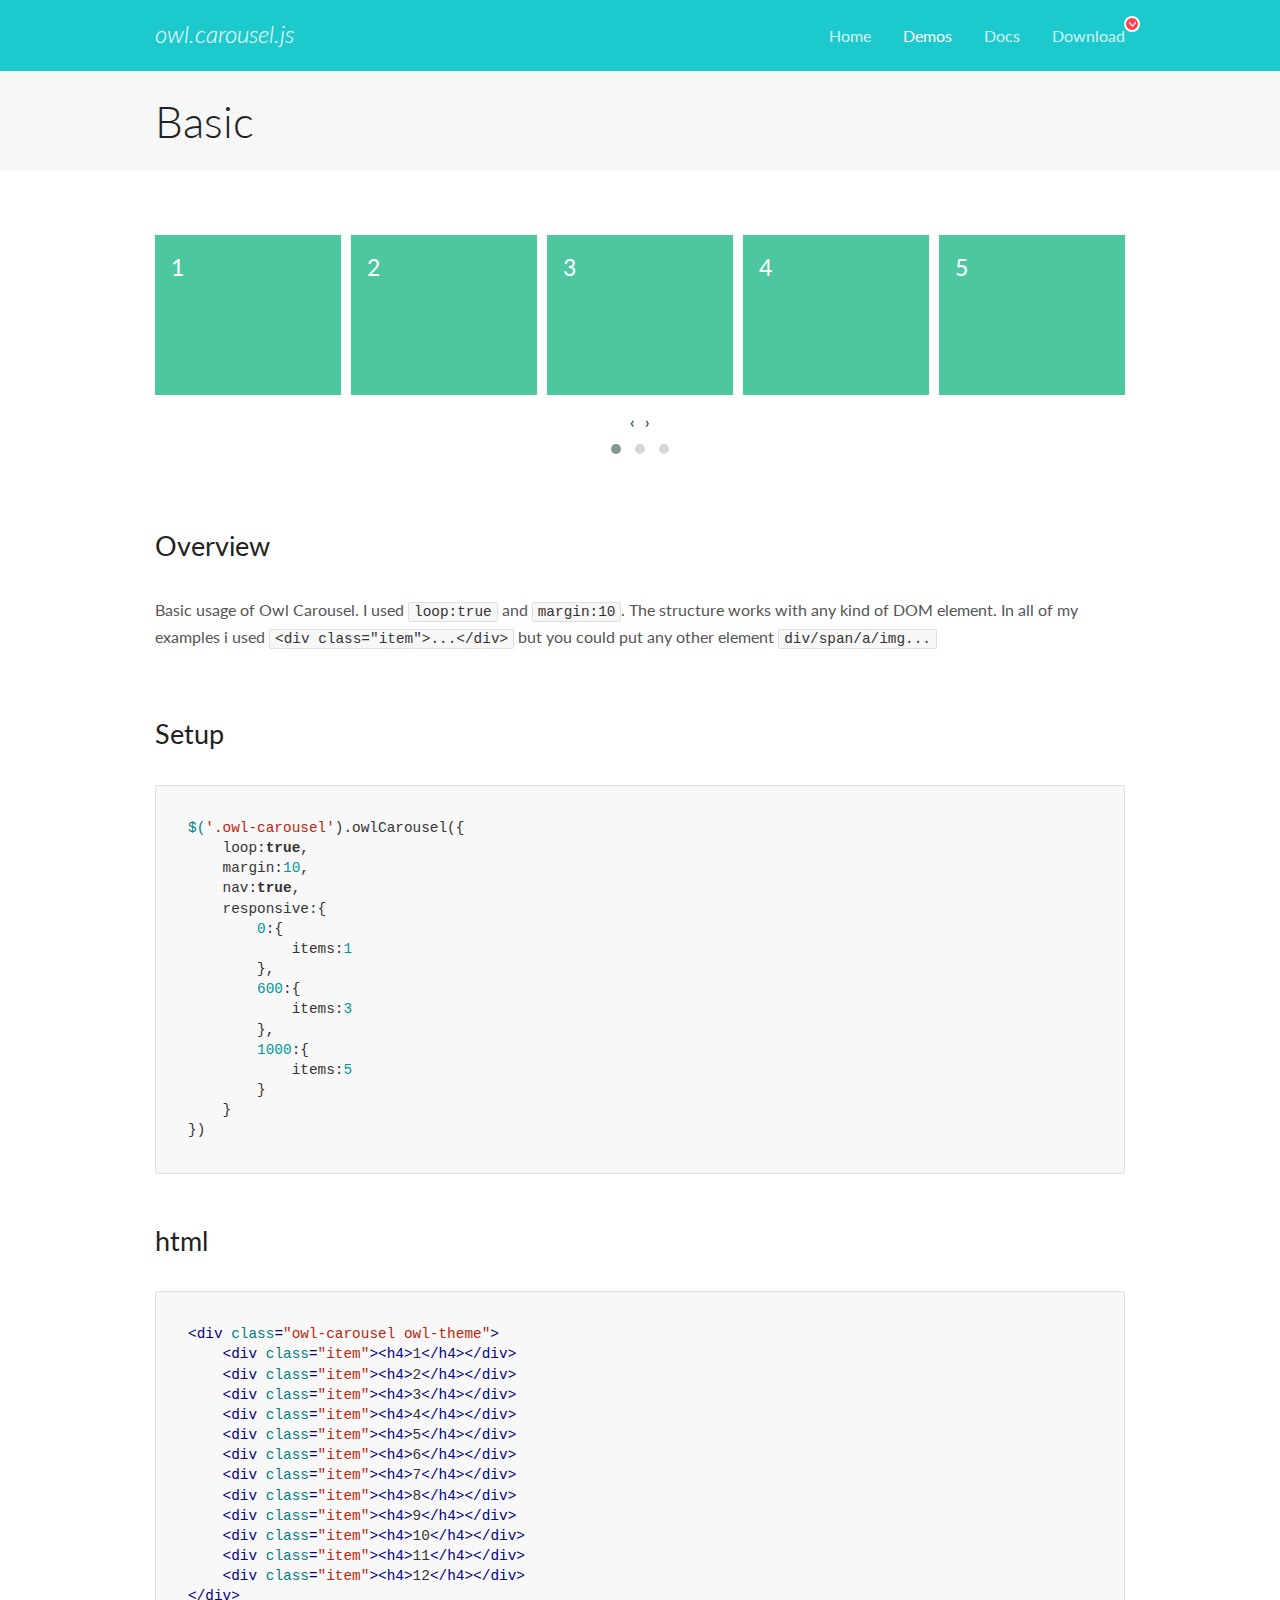
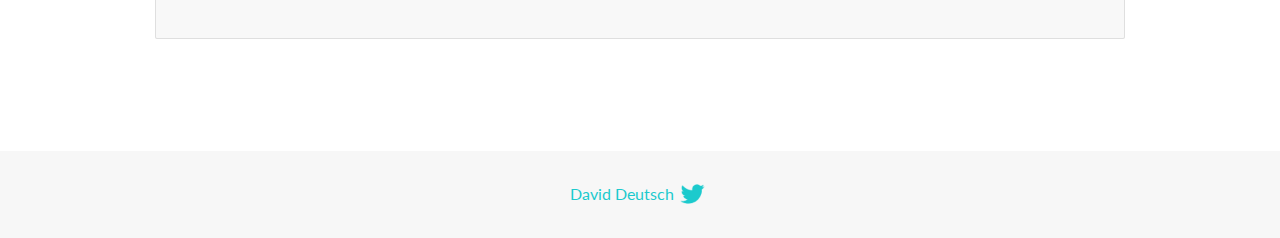
<file: libs/owl-carousel/docs/demos/basic.html>
<!DOCTYPE html>
<html lang="en">
  <head>

    <!-- head -->
    <meta charset="utf-8">
    <meta name="msapplication-tap-highlight" content="no" />
    <meta name="viewport" content="width=device-width, initial-scale=1.0" />
    <meta name="description" content="Basic usage demo">
    <meta name="author" content="David Deutsch">
    <title>
      Basic Demo | Owl Carousel | 2.3.4
    </title>

    <!-- Stylesheets -->
    <link href='https://fonts.googleapis.com/css?family=Lato:300,400,700,400italic,300italic' rel='stylesheet' type='text/css'>
    <link rel="stylesheet" href="../assets/css/docs.theme.min.css">

    <!-- Owl Stylesheets -->
    <link rel="stylesheet" href="../assets/owlcarousel/assets/owl.carousel.min.css">
    <link rel="stylesheet" href="../assets/owlcarousel/assets/owl.theme.default.min.css">

    <!-- HTML5 shim and Respond.js IE8 support of HTML5 elements and media queries -->

    <!--[if lt IE 9]>
      <script src="https://oss.maxcdn.com/libs/html5shiv/3.7.0/html5shiv.js"></script>
      <script src="https://oss.maxcdn.com/libs/respond.js/1.3.0/respond.min.js"></script>
    <![endif]-->

    <!-- Favicons -->
    <link rel="apple-touch-icon-precomposed" sizes="144x144" href="../assets/ico/apple-touch-icon-144-precomposed.png">
    <link rel="shortcut icon" href="../assets/ico/favicon.png">
    <link rel="shortcut icon" href="favicon.ico">

    <!-- Yeah i know js should not be in header. Its required for demos.-->

    <!-- javascript -->
    <script src="../assets/vendors/jquery.min.js"></script>
    <script src="../assets/owlcarousel/owl.carousel.js"></script>
  </head>
  <body>

    <!-- header -->
    <header class="header">
      <div class="row">
        <div class="large-12 columns">
          <div class="brand left">
            <h3>
              <a href="/OwlCarousel2/">owl.carousel.js</a> 
            </h3>
          </div>
          <a id="toggle-nav" class="right">
            <span></span> <span></span> <span></span> 
          </a> 
          <div class="nav-bar">
            <ul class="clearfix">
              <li> <a href="/OwlCarousel2/index.html">Home</a>  </li>
              <li class="active">
                <a href="/OwlCarousel2/demos/demos.html">Demos</a> 
              </li>
              <li> <a href="/OwlCarousel2/docs/started-welcome.html">Docs</a>  </li>
              <li>
                <a href="https://github.com/OwlCarousel2/OwlCarousel2/archive/2.3.4.zip">Download</a> 
                <span class="download"></span> 
              </li>
            </ul>
          </div>
        </div>
      </div>
    </header>

    <!-- title -->
    <section class="title">
      <div class="row">
        <div class="large-12 columns">
          <h1>Basic</h1>
        </div>
      </div>
    </section>

    <!--  Demos -->
    <section id="demos">
      <div class="row">
        <div class="large-12 columns">
          <div class="owl-carousel owl-theme">
            <div class="item">
              <h4>1</h4>
            </div>
            <div class="item">
              <h4>2</h4>
            </div>
            <div class="item">
              <h4>3</h4>
            </div>
            <div class="item">
              <h4>4</h4>
            </div>
            <div class="item">
              <h4>5</h4>
            </div>
            <div class="item">
              <h4>6</h4>
            </div>
            <div class="item">
              <h4>7</h4>
            </div>
            <div class="item">
              <h4>8</h4>
            </div>
            <div class="item">
              <h4>9</h4>
            </div>
            <div class="item">
              <h4>10</h4>
            </div>
            <div class="item">
              <h4>11</h4>
            </div>
            <div class="item">
              <h4>12</h4>
            </div>
          </div>
          <h3 id="overview">Overview</h3>
          <p>Basic usage of Owl Carousel. I used <code>loop:true</code> and <code>margin:10</code>. The structure works with any kind of DOM element. In all of my examples i used <code>&lt;div class=&quot;item&quot;&gt;...&lt;/div&gt;</code> but you could
            put any other element <code>div/span/a/img...</code></p>
          <h3 id="setup">Setup</h3>
          <pre><code>$(&#39;.owl-carousel&#39;).owlCarousel({
    loop:true,
    margin:10,
    nav:true,
    responsive:{
        0:{
            items:1
        },
        600:{
            items:3
        },
        1000:{
            items:5
        }
    }
})</code></pre>
          <h3 id="html">html</h3>
          <pre><code>&lt;div class=&quot;owl-carousel owl-theme&quot;&gt;
    &lt;div class=&quot;item&quot;&gt;&lt;h4&gt;1&lt;/h4&gt;&lt;/div&gt;
    &lt;div class=&quot;item&quot;&gt;&lt;h4&gt;2&lt;/h4&gt;&lt;/div&gt;
    &lt;div class=&quot;item&quot;&gt;&lt;h4&gt;3&lt;/h4&gt;&lt;/div&gt;
    &lt;div class=&quot;item&quot;&gt;&lt;h4&gt;4&lt;/h4&gt;&lt;/div&gt;
    &lt;div class=&quot;item&quot;&gt;&lt;h4&gt;5&lt;/h4&gt;&lt;/div&gt;
    &lt;div class=&quot;item&quot;&gt;&lt;h4&gt;6&lt;/h4&gt;&lt;/div&gt;
    &lt;div class=&quot;item&quot;&gt;&lt;h4&gt;7&lt;/h4&gt;&lt;/div&gt;
    &lt;div class=&quot;item&quot;&gt;&lt;h4&gt;8&lt;/h4&gt;&lt;/div&gt;
    &lt;div class=&quot;item&quot;&gt;&lt;h4&gt;9&lt;/h4&gt;&lt;/div&gt;
    &lt;div class=&quot;item&quot;&gt;&lt;h4&gt;10&lt;/h4&gt;&lt;/div&gt;
    &lt;div class=&quot;item&quot;&gt;&lt;h4&gt;11&lt;/h4&gt;&lt;/div&gt;
    &lt;div class=&quot;item&quot;&gt;&lt;h4&gt;12&lt;/h4&gt;&lt;/div&gt;
&lt;/div&gt;</code></pre>
          <script>
            $(document).ready(function() {
              var owl = $('.owl-carousel');
              owl.owlCarousel({
                margin: 10,
                nav: true,
                loop: true,
                responsive: {
                  0: {
                    items: 1
                  },
                  600: {
                    items: 3
                  },
                  1000: {
                    items: 5
                  }
                }
              })
            })
          </script>
        </div>
      </div>
    </section>

    <!-- footer -->
    <footer class="footer">
      <div class="row">
        <div class="large-12 columns">
          <h5>
            <a href="/OwlCarousel2/docs/support-contact.html">David Deutsch</a> 
            <a id="custom-tweet-button" href="https://twitter.com/share?url=https://github.com/OwlCarousel2/OwlCarousel2&text=Owl Carousel - This is so awesome! " target="_blank"></a> 
          </h5>
        </div>
      </div>
    </footer>

    <!-- vendors -->
    <script src="../assets/vendors/highlight.js"></script>
    <script src="../assets/js/app.js"></script>
  </body>
</html>
</file>
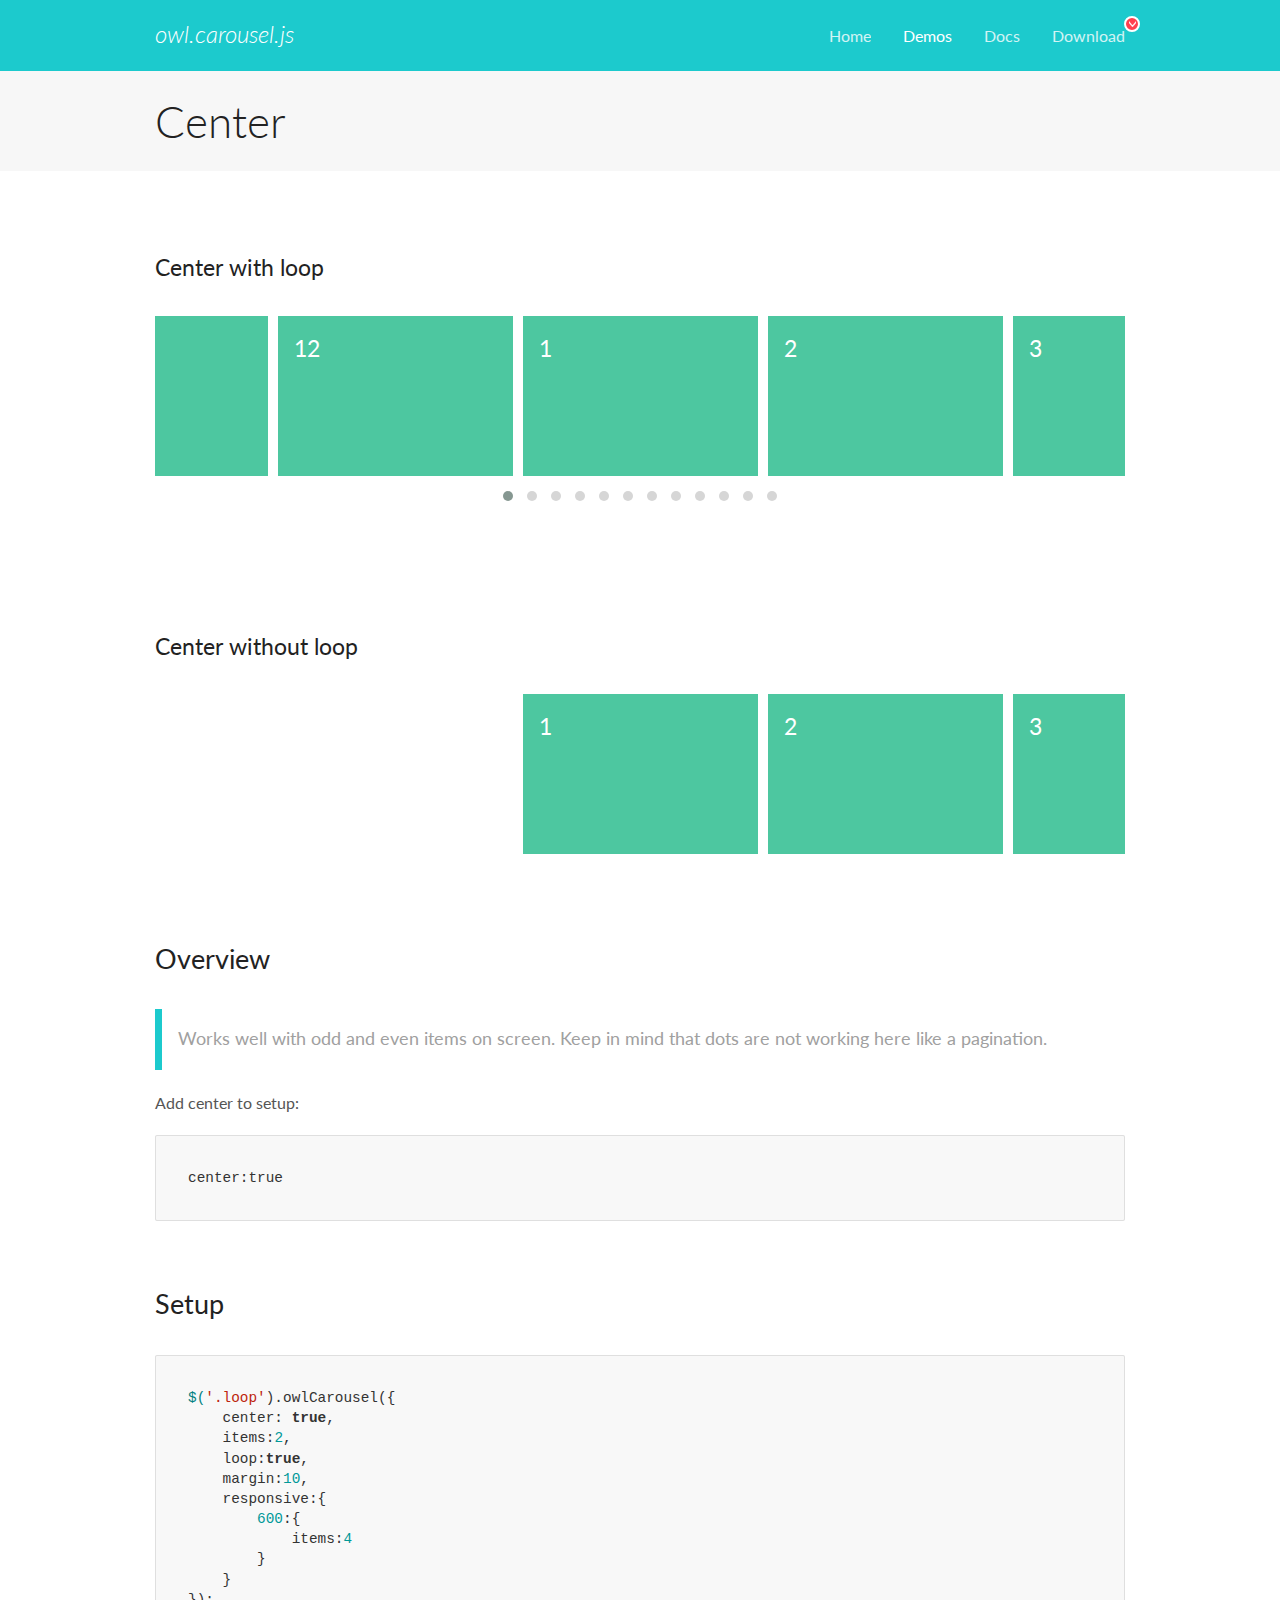
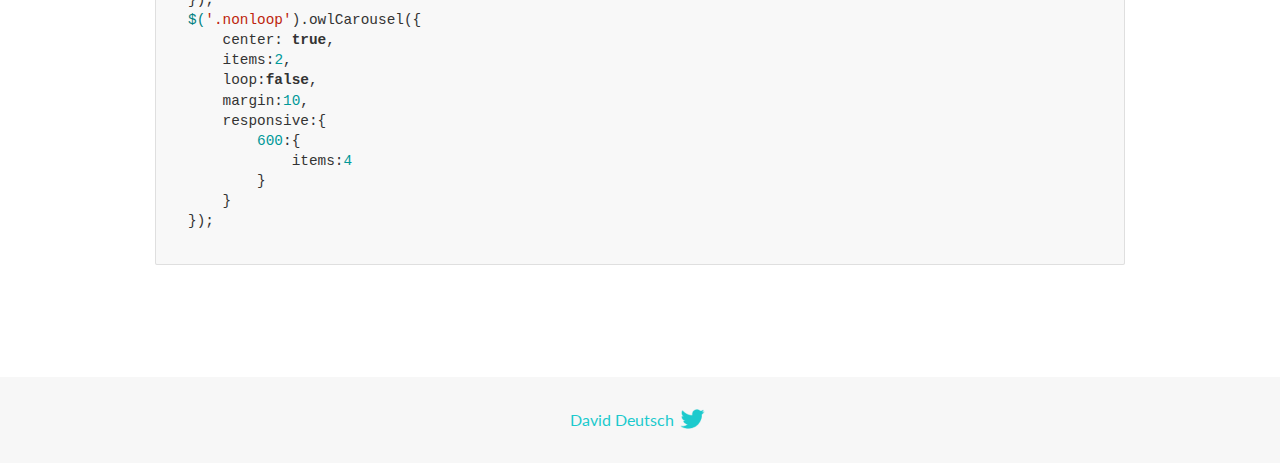
<file: libs/owl-carousel/docs/demos/center.html>
<!DOCTYPE html>
<html lang="en">
  <head>

    <!-- head -->
    <meta charset="utf-8">
    <meta name="msapplication-tap-highlight" content="no" />
    <meta name="viewport" content="width=device-width, initial-scale=1.0" />
    <meta name="description" content="Center carousel">
    <meta name="author" content="David Deutsch">
    <title>
      Center Demo | Owl Carousel | 2.3.4
    </title>

    <!-- Stylesheets -->
    <link href='https://fonts.googleapis.com/css?family=Lato:300,400,700,400italic,300italic' rel='stylesheet' type='text/css'>
    <link rel="stylesheet" href="../assets/css/docs.theme.min.css">

    <!-- Owl Stylesheets -->
    <link rel="stylesheet" href="../assets/owlcarousel/assets/owl.carousel.min.css">
    <link rel="stylesheet" href="../assets/owlcarousel/assets/owl.theme.default.min.css">

    <!-- HTML5 shim and Respond.js IE8 support of HTML5 elements and media queries -->

    <!--[if lt IE 9]>
      <script src="https://oss.maxcdn.com/libs/html5shiv/3.7.0/html5shiv.js"></script>
      <script src="https://oss.maxcdn.com/libs/respond.js/1.3.0/respond.min.js"></script>
    <![endif]-->

    <!-- Favicons -->
    <link rel="apple-touch-icon-precomposed" sizes="144x144" href="../assets/ico/apple-touch-icon-144-precomposed.png">
    <link rel="shortcut icon" href="../assets/ico/favicon.png">
    <link rel="shortcut icon" href="favicon.ico">

    <!-- Yeah i know js should not be in header. Its required for demos.-->

    <!-- javascript -->
    <script src="../assets/vendors/jquery.min.js"></script>
    <script src="../assets/owlcarousel/owl.carousel.js"></script>
  </head>
  <body>

    <!-- header -->
    <header class="header">
      <div class="row">
        <div class="large-12 columns">
          <div class="brand left">
            <h3>
              <a href="/OwlCarousel2/">owl.carousel.js</a> 
            </h3>
          </div>
          <a id="toggle-nav" class="right">
            <span></span> <span></span> <span></span> 
          </a> 
          <div class="nav-bar">
            <ul class="clearfix">
              <li> <a href="/OwlCarousel2/index.html">Home</a>  </li>
              <li class="active">
                <a href="/OwlCarousel2/demos/demos.html">Demos</a> 
              </li>
              <li> <a href="/OwlCarousel2/docs/started-welcome.html">Docs</a>  </li>
              <li>
                <a href="https://github.com/OwlCarousel2/OwlCarousel2/archive/2.3.4.zip">Download</a> 
                <span class="download"></span> 
              </li>
            </ul>
          </div>
        </div>
      </div>
    </header>

    <!-- title -->
    <section class="title">
      <div class="row">
        <div class="large-12 columns">
          <h1>Center</h1>
        </div>
      </div>
    </section>

    <!--  Demos -->
    <section id="demos">
      <div class="row">
        <div class="large-12 columns">
          <h4 id="center-with-loop">Center with loop</h4>
          <div class="loop owl-carousel owl-theme">
            <div class="item">
              <h4>1</h4>
            </div>
            <div class="item">
              <h4>2</h4>
            </div>
            <div class="item">
              <h4>3</h4>
            </div>
            <div class="item">
              <h4>4</h4>
            </div>
            <div class="item">
              <h4>5</h4>
            </div>
            <div class="item">
              <h4>6</h4>
            </div>
            <div class="item">
              <h4>7</h4>
            </div>
            <div class="item">
              <h4>8</h4>
            </div>
            <div class="item">
              <h4>9</h4>
            </div>
            <div class="item">
              <h4>10</h4>
            </div>
            <div class="item">
              <h4>11</h4>
            </div>
            <div class="item">
              <h4>12</h4>
            </div>
          </div>
          <br>
          <h4 id="center-without-loop">Center without loop</h4>
          <div class="nonloop owl-carousel">
            <div class="item">
              <h4>1</h4>
            </div>
            <div class="item">
              <h4>2</h4>
            </div>
            <div class="item">
              <h4>3</h4>
            </div>
            <div class="item">
              <h4>4</h4>
            </div>
            <div class="item">
              <h4>5</h4>
            </div>
            <div class="item">
              <h4>6</h4>
            </div>
            <div class="item">
              <h4>7</h4>
            </div>
            <div class="item">
              <h4>8</h4>
            </div>
            <div class="item">
              <h4>9</h4>
            </div>
            <div class="item">
              <h4>10</h4>
            </div>
            <div class="item">
              <h4>11</h4>
            </div>
            <div class="item">
              <h4>12</h4>
            </div>
          </div>
          <h3 id="overview">Overview</h3>
          <blockquote>
            <p>Works well with odd and even items on screen. Keep in mind that dots are not working here like a pagination.</p>
          </blockquote>
          <p>Add center to setup:</p>
          <pre><code>center:true</code></pre>
          <h3 id="setup">Setup</h3>
          <pre><code>$(&#39;.loop&#39;).owlCarousel({
    center: true,
    items:2,
    loop:true,
    margin:10,
    responsive:{
        600:{
            items:4
        }
    }
});
$(&#39;.nonloop&#39;).owlCarousel({
    center: true,
    items:2,
    loop:false,
    margin:10,
    responsive:{
        600:{
            items:4
        }
    }
});</code></pre>
          <script>
            jQuery(document).ready(function($) {
              $('.loop').owlCarousel({
                center: true,
                items: 2,
                loop: true,
                margin: 10,
                responsive: {
                  600: {
                    items: 4
                  }
                }
              });
              $('.nonloop').owlCarousel({
                center: true,
                items: 2,
                loop: false,
                margin: 10,
                responsive: {
                  600: {
                    items: 4
                  }
                }
              });
            });
          </script>
        </div>
      </div>
    </section>

    <!-- footer -->
    <footer class="footer">
      <div class="row">
        <div class="large-12 columns">
          <h5>
            <a href="/OwlCarousel2/docs/support-contact.html">David Deutsch</a> 
            <a id="custom-tweet-button" href="https://twitter.com/share?url=https://github.com/OwlCarousel2/OwlCarousel2&text=Owl Carousel - This is so awesome! " target="_blank"></a> 
          </h5>
        </div>
      </div>
    </footer>

    <!-- vendors -->
    <script src="../assets/vendors/highlight.js"></script>
    <script src="../assets/js/app.js"></script>
  </body>
</html>
</file>
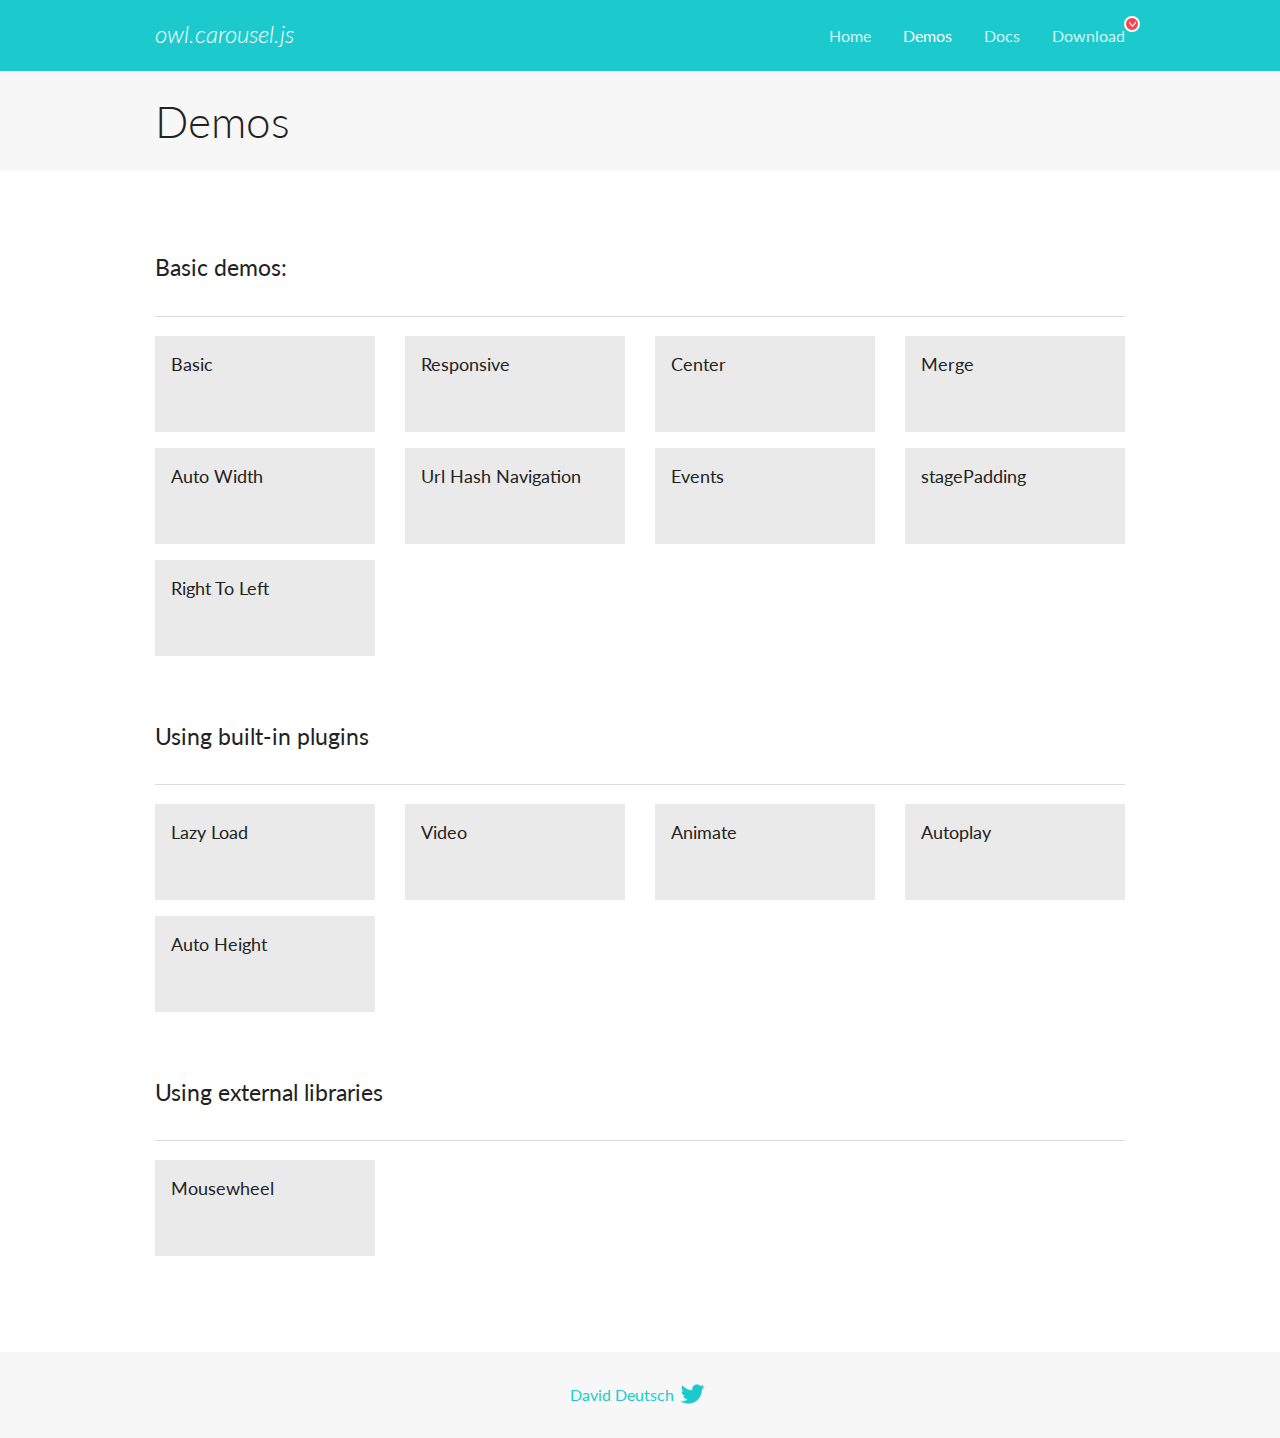
<file: libs/owl-carousel/docs/demos/demos.html>
<!DOCTYPE html>
<html lang="en">
  <head>

    <!-- head -->
    <meta charset="utf-8">
    <meta name="msapplication-tap-highlight" content="no" />
    <meta name="viewport" content="width=device-width, initial-scale=1.0" />
    <meta name="description" content="A list of Owl Carousel examples.">
    <meta name="author" content="David Deutsch">
    <title>
      Demos | Owl Carousel | 2.3.4
    </title>

    <!-- Stylesheets -->
    <link href='https://fonts.googleapis.com/css?family=Lato:300,400,700,400italic,300italic' rel='stylesheet' type='text/css'>
    <link rel="stylesheet" href="../assets/css/docs.theme.min.css">

    <!-- Owl Stylesheets -->
    <link rel="stylesheet" href="../assets/owlcarousel/assets/owl.carousel.min.css">
    <link rel="stylesheet" href="../assets/owlcarousel/assets/owl.theme.default.min.css">

    <!-- HTML5 shim and Respond.js IE8 support of HTML5 elements and media queries -->

    <!--[if lt IE 9]>
      <script src="https://oss.maxcdn.com/libs/html5shiv/3.7.0/html5shiv.js"></script>
      <script src="https://oss.maxcdn.com/libs/respond.js/1.3.0/respond.min.js"></script>
    <![endif]-->

    <!-- Favicons -->
    <link rel="apple-touch-icon-precomposed" sizes="144x144" href="../assets/ico/apple-touch-icon-144-precomposed.png">
    <link rel="shortcut icon" href="../assets/ico/favicon.png">
    <link rel="shortcut icon" href="favicon.ico">

    <!-- Yeah i know js should not be in header. Its required for demos.-->

    <!-- javascript -->
    <script src="../assets/vendors/jquery.min.js"></script>
    <script src="../assets/owlcarousel/owl.carousel.js"></script>
  </head>
  <body>

    <!-- header -->
    <header class="header">
      <div class="row">
        <div class="large-12 columns">
          <div class="brand left">
            <h3>
              <a href="/OwlCarousel2/">owl.carousel.js</a> 
            </h3>
          </div>
          <a id="toggle-nav" class="right">
            <span></span> <span></span> <span></span> 
          </a> 
          <div class="nav-bar">
            <ul class="clearfix">
              <li> <a href="/OwlCarousel2/index.html">Home</a>  </li>
              <li class="active">
                <a href="/OwlCarousel2/demos/demos.html">Demos</a> 
              </li>
              <li> <a href="/OwlCarousel2/docs/started-welcome.html">Docs</a>  </li>
              <li>
                <a href="https://github.com/OwlCarousel2/OwlCarousel2/archive/2.3.4.zip">Download</a> 
                <span class="download"></span> 
              </li>
            </ul>
          </div>
        </div>
      </div>
    </header>

    <!-- title -->
    <section class="title">
      <div class="row">
        <div class="large-12 columns">
          <h1>Demos</h1>
        </div>
      </div>
    </section>

    <!--  Demos -->
    <section id="demos">
      <div class="row">
        <div class="large-12 columns">
          <h4 id="basic-demos-">Basic demos:</h4>
          <hr>
          <div class="demo-list">
            <div class="row">
              <div class="small-6 medium-4 large-3 columns">
                <a href="basic.html" class="demo-block">
                  <h5>Basic </h5>
                </a> 
              </div>
              <div class="small-6 medium-4 large-3 columns">
                <a href="responsive.html" class="demo-block">
                  <h5>Responsive </h5>
                </a> 
              </div>
              <div class="small-6 medium-4 large-3 columns">
                <a href="center.html" class="demo-block">
                  <h5>Center </h5>
                </a> 
              </div>
              <div class="small-6 medium-4 large-3 columns">
                <a href="merge.html" class="demo-block">
                  <h5>Merge </h5>
                </a> 
              </div>
              <div class="small-6 medium-4 large-3 columns">
                <a href="autowidth.html" class="demo-block">
                  <h5>Auto Width </h5>
                </a> 
              </div>
              <div class="small-6 medium-4 large-3 columns">
                <a href="urlhashnav.html" class="demo-block">
                  <h5>Url Hash Navigation </h5>
                </a> 
              </div>
              <div class="small-6 medium-4 large-3 columns">
                <a href="events.html" class="demo-block">
                  <h5>Events </h5>
                </a> 
              </div>
              <div class="small-6 medium-4 large-3 columns">
                <a href="stagepadding.html" class="demo-block">
                  <h5>stagePadding </h5>
                </a> 
              </div>
              <div class="small-6 medium-4 large-3 columns">
                <a href="rtl.html" class="demo-block">
                  <h5>Right To Left </h5>
                </a> 
              </div>
            </div>
          </div>
          <h4 id="using-built-in-plugins">Using built-in plugins</h4>
          <hr>
          <div class="demo-list">
            <div class="row">
              <div class="small-6 medium-4 large-3 columns">
                <a href="lazyLoad.html" class="demo-block">
                  <h5>Lazy Load </h5>
                </a> 
              </div>
              <div class="small-6 medium-4 large-3 columns">
                <a href="video.html" class="demo-block">
                  <h5>Video </h5>
                </a> 
              </div>
              <div class="small-6 medium-4 large-3 columns">
                <a href="animate.html" class="demo-block">
                  <h5>Animate </h5>
                </a> 
              </div>
              <div class="small-6 medium-4 large-3 columns">
                <a href="autoplay.html" class="demo-block">
                  <h5>Autoplay </h5>
                </a> 
              </div>
              <div class="small-6 medium-4 large-3 columns">
                <a href="autoheight.html" class="demo-block">
                  <h5>Auto Height </h5>
                </a> 
              </div>
            </div>
          </div>
          <h4 id="using-external-libraries">Using external libraries</h4>
          <hr>
          <div class="demo-list">
            <div class="row">
              <div class="small-6 medium-4 large-3 columns">
                <a href="mousewheel.html" class="demo-block">
                  <h5>Mousewheel </h5>
                </a> 
              </div>
            </div>
          </div>
        </div>
      </div>
    </section>

    <!-- footer -->
    <footer class="footer">
      <div class="row">
        <div class="large-12 columns">
          <h5>
            <a href="/OwlCarousel2/docs/support-contact.html">David Deutsch</a> 
            <a id="custom-tweet-button" href="https://twitter.com/share?url=https://github.com/OwlCarousel2/OwlCarousel2&text=Owl Carousel - This is so awesome! " target="_blank"></a> 
          </h5>
        </div>
      </div>
    </footer>

    <!-- vendors -->
    <script src="../assets/vendors/highlight.js"></script>
    <script src="../assets/js/app.js"></script>
  </body>
</html>
</file>
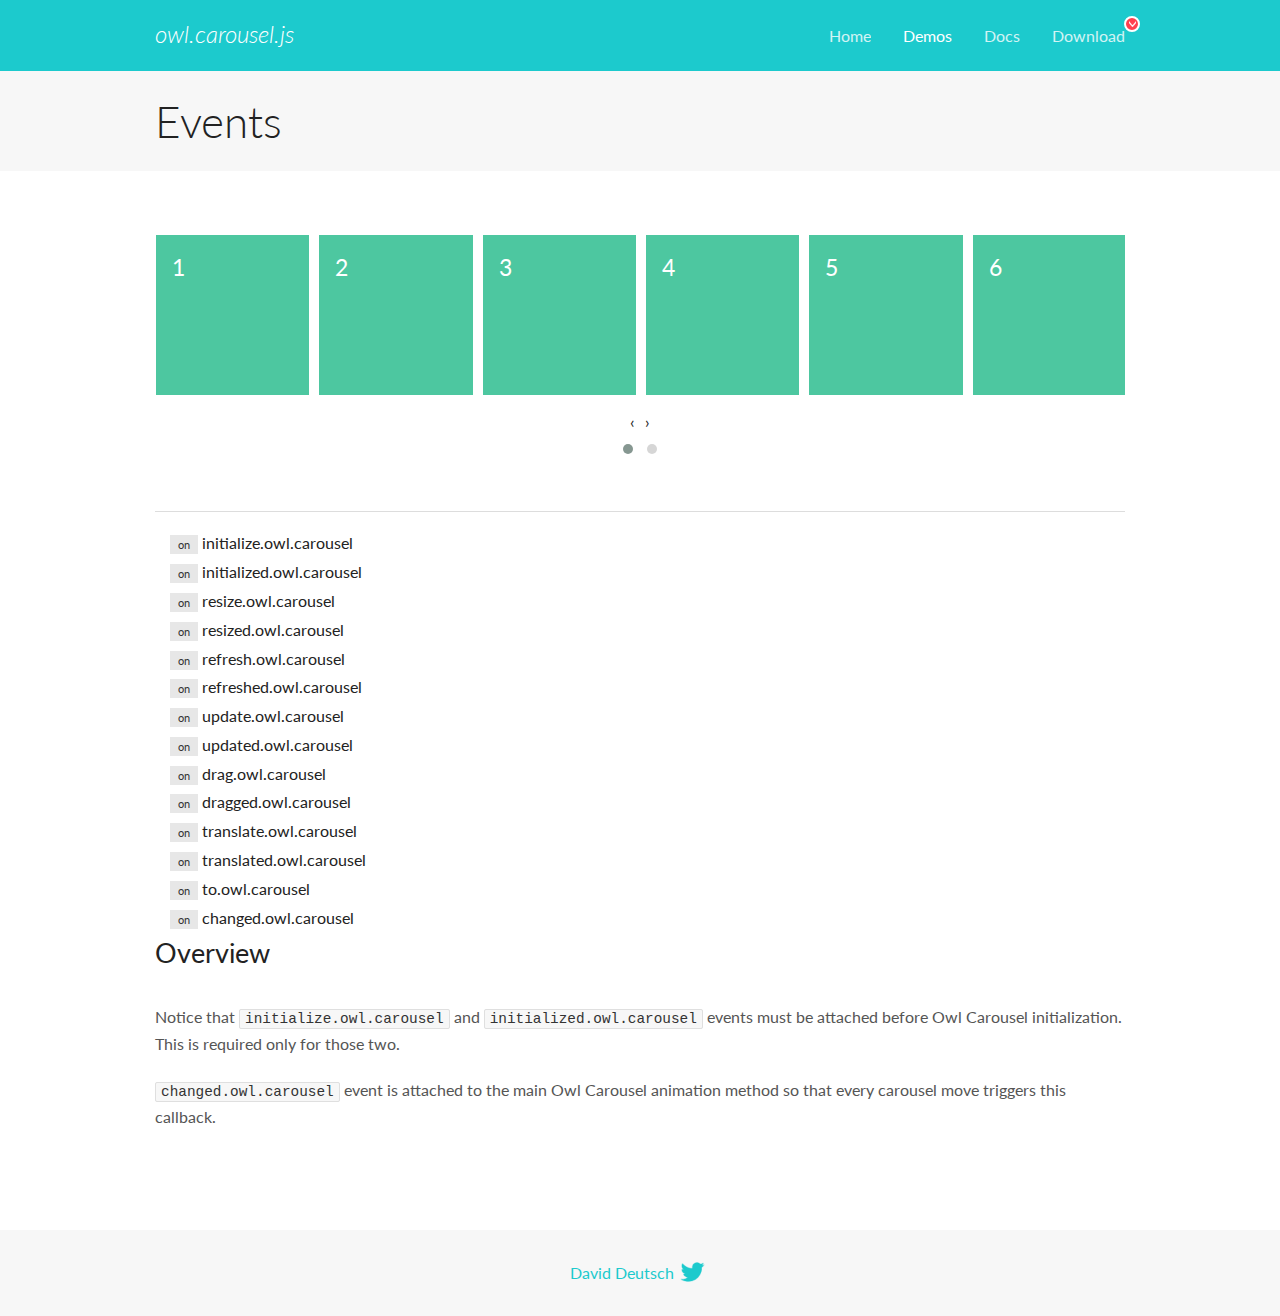
<file: libs/owl-carousel/docs/demos/events.html>
<!DOCTYPE html>
<html lang="en">
  <head>

    <!-- head -->
    <meta charset="utf-8">
    <meta name="msapplication-tap-highlight" content="no" />
    <meta name="viewport" content="width=device-width, initial-scale=1.0" />
    <meta name="description" content="Events usage demo">
    <meta name="author" content="David Deutsch">
    <title>
      Events Demo | Owl Carousel | 2.3.4
    </title>

    <!-- Stylesheets -->
    <link href='https://fonts.googleapis.com/css?family=Lato:300,400,700,400italic,300italic' rel='stylesheet' type='text/css'>
    <link rel="stylesheet" href="../assets/css/docs.theme.min.css">

    <!-- Owl Stylesheets -->
    <link rel="stylesheet" href="../assets/owlcarousel/assets/owl.carousel.min.css">
    <link rel="stylesheet" href="../assets/owlcarousel/assets/owl.theme.default.min.css">

    <!-- HTML5 shim and Respond.js IE8 support of HTML5 elements and media queries -->

    <!--[if lt IE 9]>
      <script src="https://oss.maxcdn.com/libs/html5shiv/3.7.0/html5shiv.js"></script>
      <script src="https://oss.maxcdn.com/libs/respond.js/1.3.0/respond.min.js"></script>
    <![endif]-->

    <!-- Favicons -->
    <link rel="apple-touch-icon-precomposed" sizes="144x144" href="../assets/ico/apple-touch-icon-144-precomposed.png">
    <link rel="shortcut icon" href="../assets/ico/favicon.png">
    <link rel="shortcut icon" href="favicon.ico">

    <!-- Yeah i know js should not be in header. Its required for demos.-->

    <!-- javascript -->
    <script src="../assets/vendors/jquery.min.js"></script>
    <script src="../assets/owlcarousel/owl.carousel.js"></script>
  </head>
  <body>

    <!-- header -->
    <header class="header">
      <div class="row">
        <div class="large-12 columns">
          <div class="brand left">
            <h3>
              <a href="/OwlCarousel2/">owl.carousel.js</a> 
            </h3>
          </div>
          <a id="toggle-nav" class="right">
            <span></span> <span></span> <span></span> 
          </a> 
          <div class="nav-bar">
            <ul class="clearfix">
              <li> <a href="/OwlCarousel2/index.html">Home</a>  </li>
              <li class="active">
                <a href="/OwlCarousel2/demos/demos.html">Demos</a> 
              </li>
              <li> <a href="/OwlCarousel2/docs/started-welcome.html">Docs</a>  </li>
              <li>
                <a href="https://github.com/OwlCarousel2/OwlCarousel2/archive/2.3.4.zip">Download</a> 
                <span class="download"></span> 
              </li>
            </ul>
          </div>
        </div>
      </div>
    </header>

    <!-- title -->
    <section class="title">
      <div class="row">
        <div class="large-12 columns">
          <h1>Events</h1>
        </div>
      </div>
    </section>

    <!--  Demos -->
    <section id="demos">
      <div class="row">
        <div class="large-12 columns">
          <div class="owl-carousel owl-theme">
            <div class="item">
              <h4>1</h4>
            </div>
            <div class="item">
              <h4>2</h4>
            </div>
            <div class="item">
              <h4>3</h4>
            </div>
            <div class="item">
              <h4>4</h4>
            </div>
            <div class="item">
              <h4>5</h4>
            </div>
            <div class="item">
              <h4>6</h4>
            </div>
            <div class="item">
              <h4>7</h4>
            </div>
            <div class="item">
              <h4>8</h4>
            </div>
            <div class="item">
              <h4>9</h4>
            </div>
            <div class="item">
              <h4>10</h4>
            </div>
            <div class="item">
              <h4>11</h4>
            </div>
            <div class="item">
              <h4>12</h4>
            </div>
          </div>
          <hr>
          <div class="large-12 columns callbacks">
            <div><span class="label secondary initialize">on</span>  initialize.owl.carousel </div>
            <div><span class="label secondary initialized">on</span>  initialized.owl.carousel </div>
            <div><span class="label secondary resize">on</span>  resize.owl.carousel </div>
            <div><span class="label secondary resized">on</span>  resized.owl.carousel </div>
            <div><span class="label secondary refresh">on</span>  refresh.owl.carousel </div>
            <div><span class="label secondary refreshed">on</span>  refreshed.owl.carousel </div>
            <div><span class="label secondary update">on</span>  update.owl.carousel </div>
            <div><span class="label secondary updated">on</span>  updated.owl.carousel </div>
            <div><span class="label secondary drag">on</span>  drag.owl.carousel </div>
            <div><span class="label secondary dragged">on</span>  dragged.owl.carousel </div>
            <div><span class="label secondary translate">on</span>  translate.owl.carousel </div>
            <div><span class="label secondary translated">on</span>  translated.owl.carousel </div>
            <div><span class="label secondary to">on</span>  to.owl.carousel </div>
            <div><span class="label secondary changed">on</span>  changed.owl.carousel </div>
          </div>
          <h3 id="overview">Overview</h3>
          <p>Notice that <code>initialize.owl.carousel</code> and <code>initialized.owl.carousel</code> events must be attached before Owl Carousel initialization. This is required only for those two.</p>
          <p><code>changed.owl.carousel</code> event is attached to the main Owl Carousel animation method so that every carousel move triggers this callback.</p>
          <script>
            jQuery(document).ready(function($) {
              var owl = $('.owl-carousel');
              owl.on('initialize.owl.carousel initialized.owl.carousel ' +
                'initialize.owl.carousel initialize.owl.carousel ' +
                'resize.owl.carousel resized.owl.carousel ' +
                'refresh.owl.carousel refreshed.owl.carousel ' +
                'update.owl.carousel updated.owl.carousel ' +
                'drag.owl.carousel dragged.owl.carousel ' +
                'translate.owl.carousel translated.owl.carousel ' +
                'to.owl.carousel changed.owl.carousel',
                function(e) {
                  $('.' + e.type)
                    .removeClass('secondary')
                    .addClass('success');
                  window.setTimeout(function() {
                    $('.' + e.type)
                      .removeClass('success')
                      .addClass('secondary');
                  }, 500);
                });
              owl.owlCarousel({
                loop: true,
                nav: true,
                lazyLoad: true,
                margin: 10,
                video: true,
                responsive: {
                  0: {
                    items: 1
                  },
                  600: {
                    items: 3
                  },
                  960: {
                    items: 5,
                  },
                  1200: {
                    items: 6
                  }
                }
              });
            });
          </script>
        </div>
      </div>
    </section>

    <!-- footer -->
    <footer class="footer">
      <div class="row">
        <div class="large-12 columns">
          <h5>
            <a href="/OwlCarousel2/docs/support-contact.html">David Deutsch</a> 
            <a id="custom-tweet-button" href="https://twitter.com/share?url=https://github.com/OwlCarousel2/OwlCarousel2&text=Owl Carousel - This is so awesome! " target="_blank"></a> 
          </h5>
        </div>
      </div>
    </footer>

    <!-- vendors -->
    <script src="../assets/vendors/highlight.js"></script>
    <script src="../assets/js/app.js"></script>
  </body>
</html>
</file>
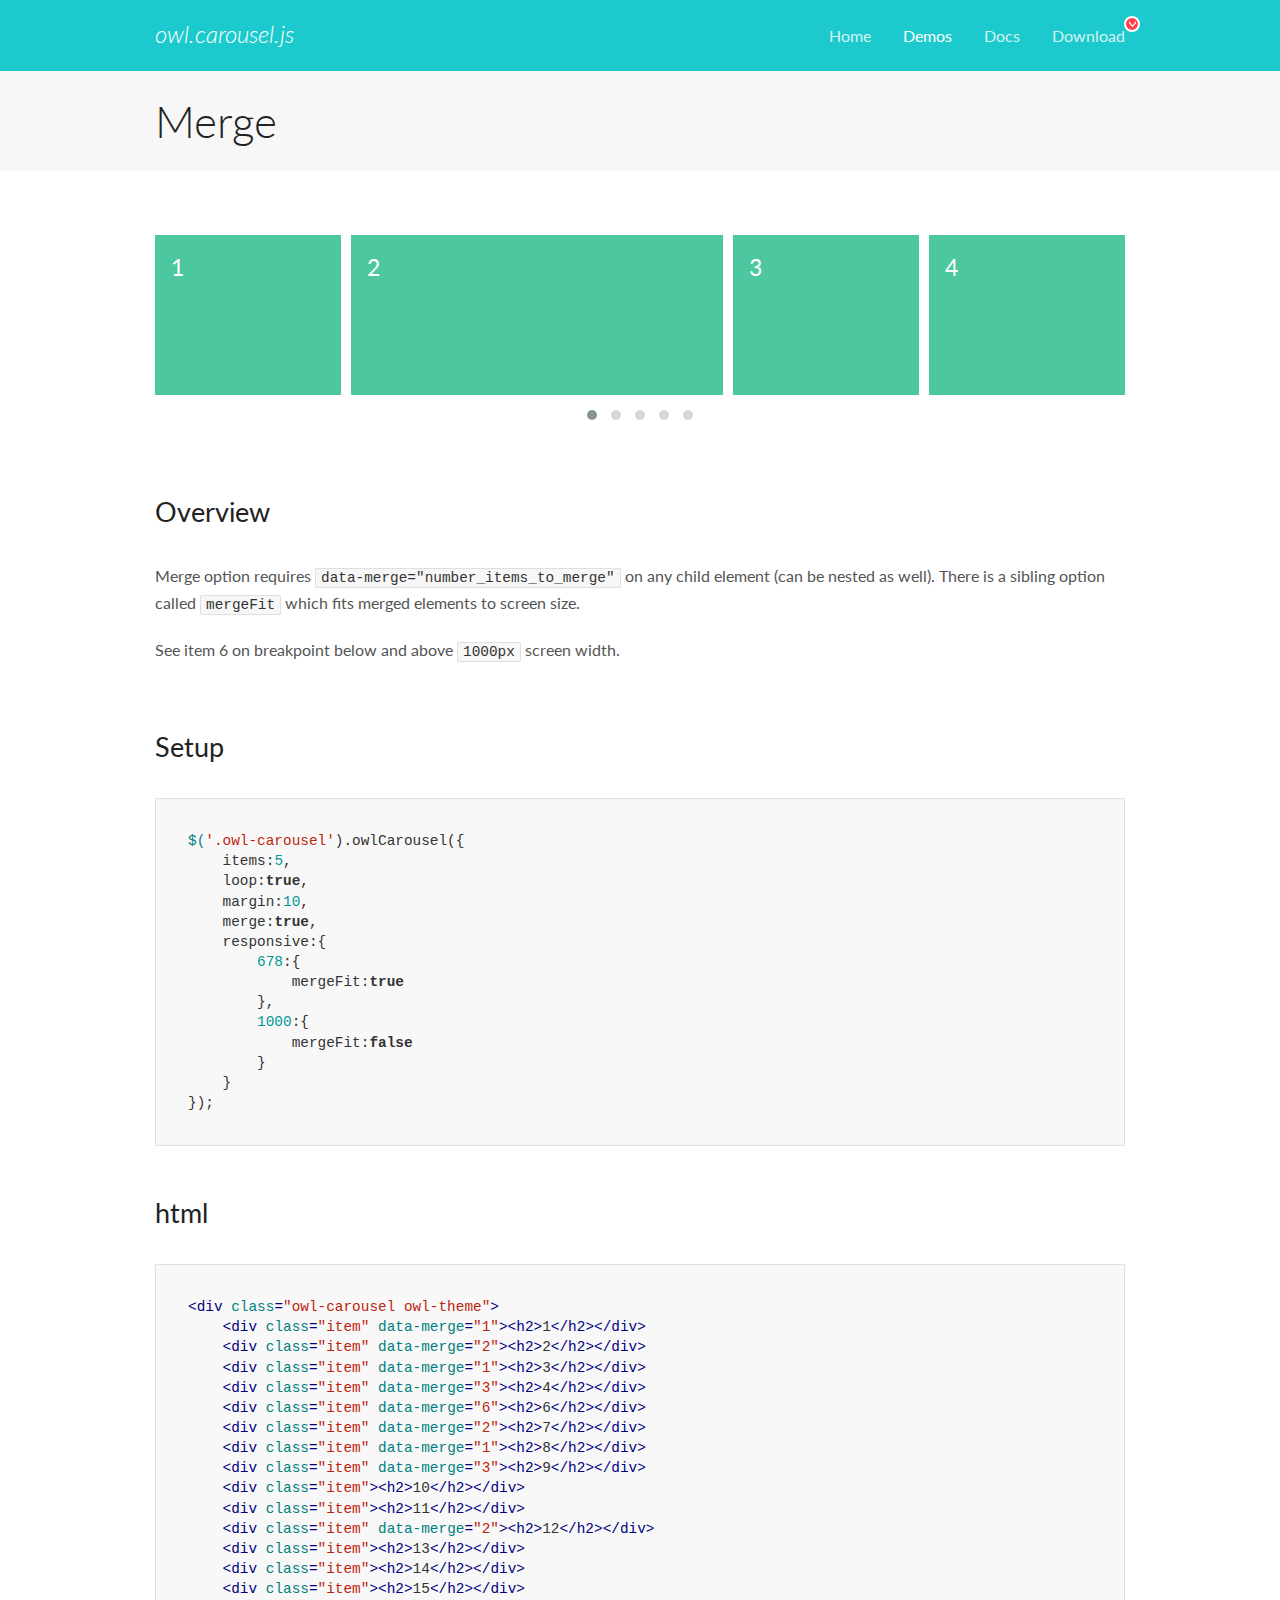
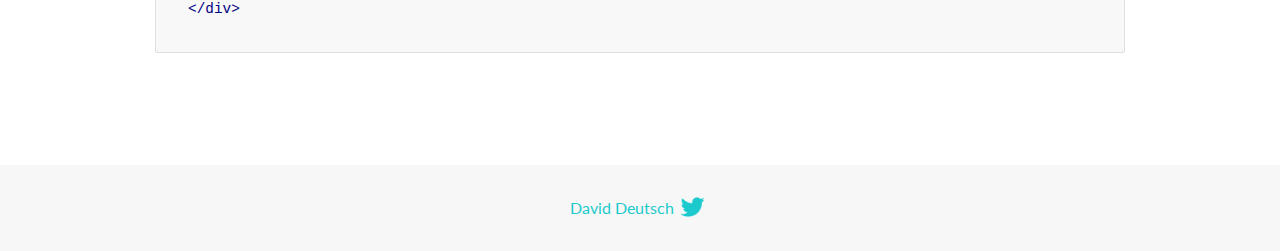
<file: libs/owl-carousel/docs/demos/merge.html>
<!DOCTYPE html>
<html lang="en">
  <head>

    <!-- head -->
    <meta charset="utf-8">
    <meta name="msapplication-tap-highlight" content="no" />
    <meta name="viewport" content="width=device-width, initial-scale=1.0" />
    <meta name="description" content="Merge Items">
    <meta name="author" content="David Deutsch">
    <title>
      Merge Demo | Owl Carousel | 2.3.4
    </title>

    <!-- Stylesheets -->
    <link href='https://fonts.googleapis.com/css?family=Lato:300,400,700,400italic,300italic' rel='stylesheet' type='text/css'>
    <link rel="stylesheet" href="../assets/css/docs.theme.min.css">

    <!-- Owl Stylesheets -->
    <link rel="stylesheet" href="../assets/owlcarousel/assets/owl.carousel.min.css">
    <link rel="stylesheet" href="../assets/owlcarousel/assets/owl.theme.default.min.css">

    <!-- HTML5 shim and Respond.js IE8 support of HTML5 elements and media queries -->

    <!--[if lt IE 9]>
      <script src="https://oss.maxcdn.com/libs/html5shiv/3.7.0/html5shiv.js"></script>
      <script src="https://oss.maxcdn.com/libs/respond.js/1.3.0/respond.min.js"></script>
    <![endif]-->

    <!-- Favicons -->
    <link rel="apple-touch-icon-precomposed" sizes="144x144" href="../assets/ico/apple-touch-icon-144-precomposed.png">
    <link rel="shortcut icon" href="../assets/ico/favicon.png">
    <link rel="shortcut icon" href="favicon.ico">

    <!-- Yeah i know js should not be in header. Its required for demos.-->

    <!-- javascript -->
    <script src="../assets/vendors/jquery.min.js"></script>
    <script src="../assets/owlcarousel/owl.carousel.js"></script>
  </head>
  <body>

    <!-- header -->
    <header class="header">
      <div class="row">
        <div class="large-12 columns">
          <div class="brand left">
            <h3>
              <a href="/OwlCarousel2/">owl.carousel.js</a> 
            </h3>
          </div>
          <a id="toggle-nav" class="right">
            <span></span> <span></span> <span></span> 
          </a> 
          <div class="nav-bar">
            <ul class="clearfix">
              <li> <a href="/OwlCarousel2/index.html">Home</a>  </li>
              <li class="active">
                <a href="/OwlCarousel2/demos/demos.html">Demos</a> 
              </li>
              <li> <a href="/OwlCarousel2/docs/started-welcome.html">Docs</a>  </li>
              <li>
                <a href="https://github.com/OwlCarousel2/OwlCarousel2/archive/2.3.4.zip">Download</a> 
                <span class="download"></span> 
              </li>
            </ul>
          </div>
        </div>
      </div>
    </header>

    <!-- title -->
    <section class="title">
      <div class="row">
        <div class="large-12 columns">
          <h1>Merge</h1>
        </div>
      </div>
    </section>

    <!--  Demos -->
    <section id="demos">
      <div class="row">
        <div class="large-12 columns">
          <div class="owl-carousel owl-theme">
            <div class="item" data-merge="1">
              <h4>1</h4>
            </div>
            <div class="item" data-merge="2">
              <h4>2</h4>
            </div>
            <div class="item" data-merge="1">
              <h4>3</h4>
            </div>
            <div class="item" data-merge="3">
              <h4>4</h4>
            </div>
            <div class="item" data-merge="6">
              <h4>6</h4>
            </div>
            <div class="item" data-merge="2">
              <h4>7</h4>
            </div>
            <div class="item" data-merge="1">
              <h4>8</h4>
            </div>
            <div class="item" data-merge="3">
              <h4>9</h4>
            </div>
            <div class="item">
              <h4>10</h4>
            </div>
            <div class="item">
              <h4>11</h4>
            </div>
            <div class="item" data-merge="2">
              <h4>12</h4>
            </div>
            <div class="item">
              <h4>13</h4>
            </div>
            <div class="item">
              <h4>14</h4>
            </div>
            <div class="item">
              <h4>15</h4>
            </div>
          </div>
          <h3 id="overview">Overview</h3>
          <p>Merge option requires <code>data-merge=&quot;number_items_to_merge&quot;</code> on any child element (can be nested as well). There is a sibling option called <code>mergeFit</code> which fits merged elements to screen size. </p>
          <p>See item 6 on breakpoint below and above <code>1000px</code> screen width.</p>
          <h3 id="setup">Setup</h3>
          <pre><code>$(&#39;.owl-carousel&#39;).owlCarousel({
    items:5,
    loop:true,
    margin:10,
    merge:true,
    responsive:{
        678:{
            mergeFit:true
        },
        1000:{
            mergeFit:false
        }
    }
});</code></pre>
          <h3 id="html">html</h3>
          <pre><code>&lt;div class=&quot;owl-carousel owl-theme&quot;&gt;
    &lt;div class=&quot;item&quot; data-merge=&quot;1&quot;&gt;&lt;h2&gt;1&lt;/h2&gt;&lt;/div&gt;
    &lt;div class=&quot;item&quot; data-merge=&quot;2&quot;&gt;&lt;h2&gt;2&lt;/h2&gt;&lt;/div&gt;
    &lt;div class=&quot;item&quot; data-merge=&quot;1&quot;&gt;&lt;h2&gt;3&lt;/h2&gt;&lt;/div&gt;
    &lt;div class=&quot;item&quot; data-merge=&quot;3&quot;&gt;&lt;h2&gt;4&lt;/h2&gt;&lt;/div&gt;
    &lt;div class=&quot;item&quot; data-merge=&quot;6&quot;&gt;&lt;h2&gt;6&lt;/h2&gt;&lt;/div&gt;
    &lt;div class=&quot;item&quot; data-merge=&quot;2&quot;&gt;&lt;h2&gt;7&lt;/h2&gt;&lt;/div&gt;
    &lt;div class=&quot;item&quot; data-merge=&quot;1&quot;&gt;&lt;h2&gt;8&lt;/h2&gt;&lt;/div&gt;
    &lt;div class=&quot;item&quot; data-merge=&quot;3&quot;&gt;&lt;h2&gt;9&lt;/h2&gt;&lt;/div&gt;
    &lt;div class=&quot;item&quot;&gt;&lt;h2&gt;10&lt;/h2&gt;&lt;/div&gt;
    &lt;div class=&quot;item&quot;&gt;&lt;h2&gt;11&lt;/h2&gt;&lt;/div&gt;
    &lt;div class=&quot;item&quot; data-merge=&quot;2&quot;&gt;&lt;h2&gt;12&lt;/h2&gt;&lt;/div&gt;
    &lt;div class=&quot;item&quot;&gt;&lt;h2&gt;13&lt;/h2&gt;&lt;/div&gt;
    &lt;div class=&quot;item&quot;&gt;&lt;h2&gt;14&lt;/h2&gt;&lt;/div&gt;
    &lt;div class=&quot;item&quot;&gt;&lt;h2&gt;15&lt;/h2&gt;&lt;/div&gt;
&lt;/div&gt;</code></pre>
          <script>
            $(document).ready(function() {
              $('.owl-carousel').owlCarousel({
                items: 5,
                loop: true,
                margin: 10,
                merge: true,
                responsive: {
                  678: {
                    mergeFit: true
                  },
                  1000: {
                    mergeFit: false
                  }
                }
              });
            })
          </script>
        </div>
      </div>
    </section>

    <!-- footer -->
    <footer class="footer">
      <div class="row">
        <div class="large-12 columns">
          <h5>
            <a href="/OwlCarousel2/docs/support-contact.html">David Deutsch</a> 
            <a id="custom-tweet-button" href="https://twitter.com/share?url=https://github.com/OwlCarousel2/OwlCarousel2&text=Owl Carousel - This is so awesome! " target="_blank"></a> 
          </h5>
        </div>
      </div>
    </footer>

    <!-- vendors -->
    <script src="../assets/vendors/highlight.js"></script>
    <script src="../assets/js/app.js"></script>
  </body>
</html>
</file>
